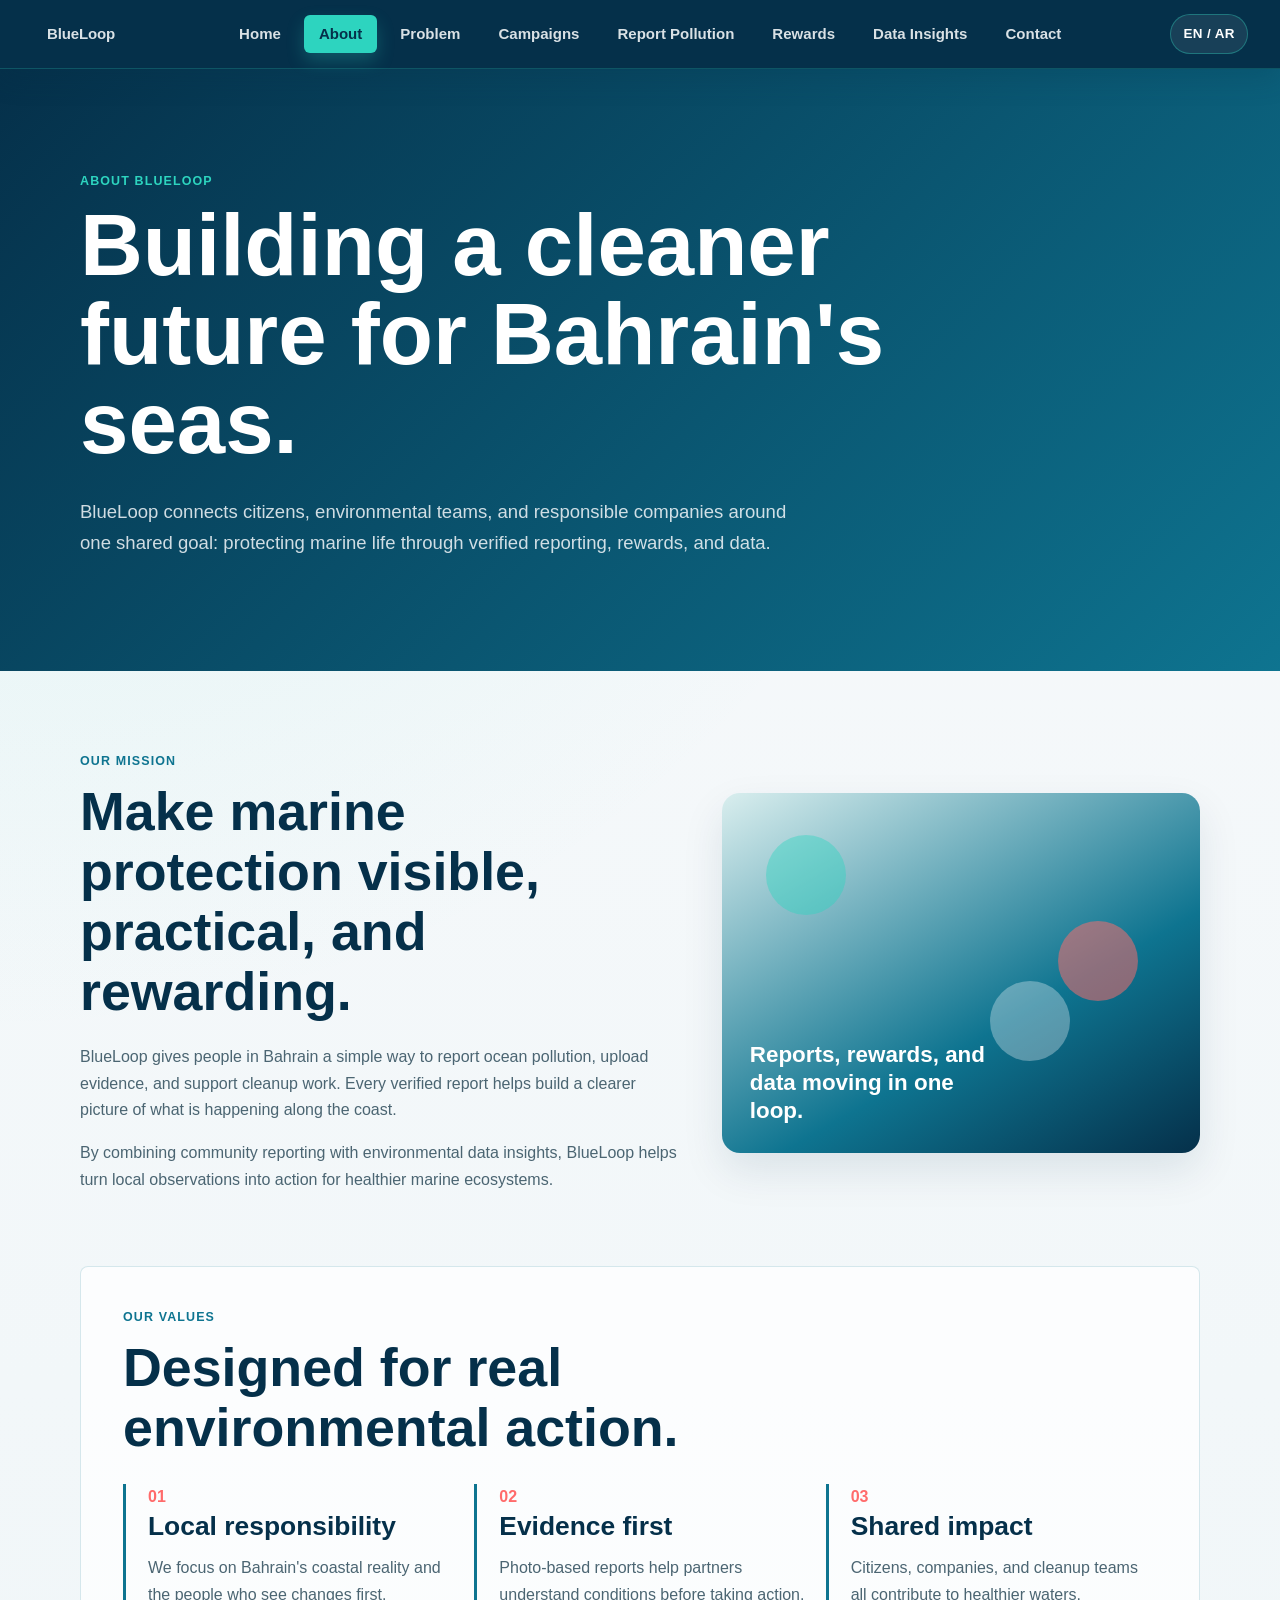
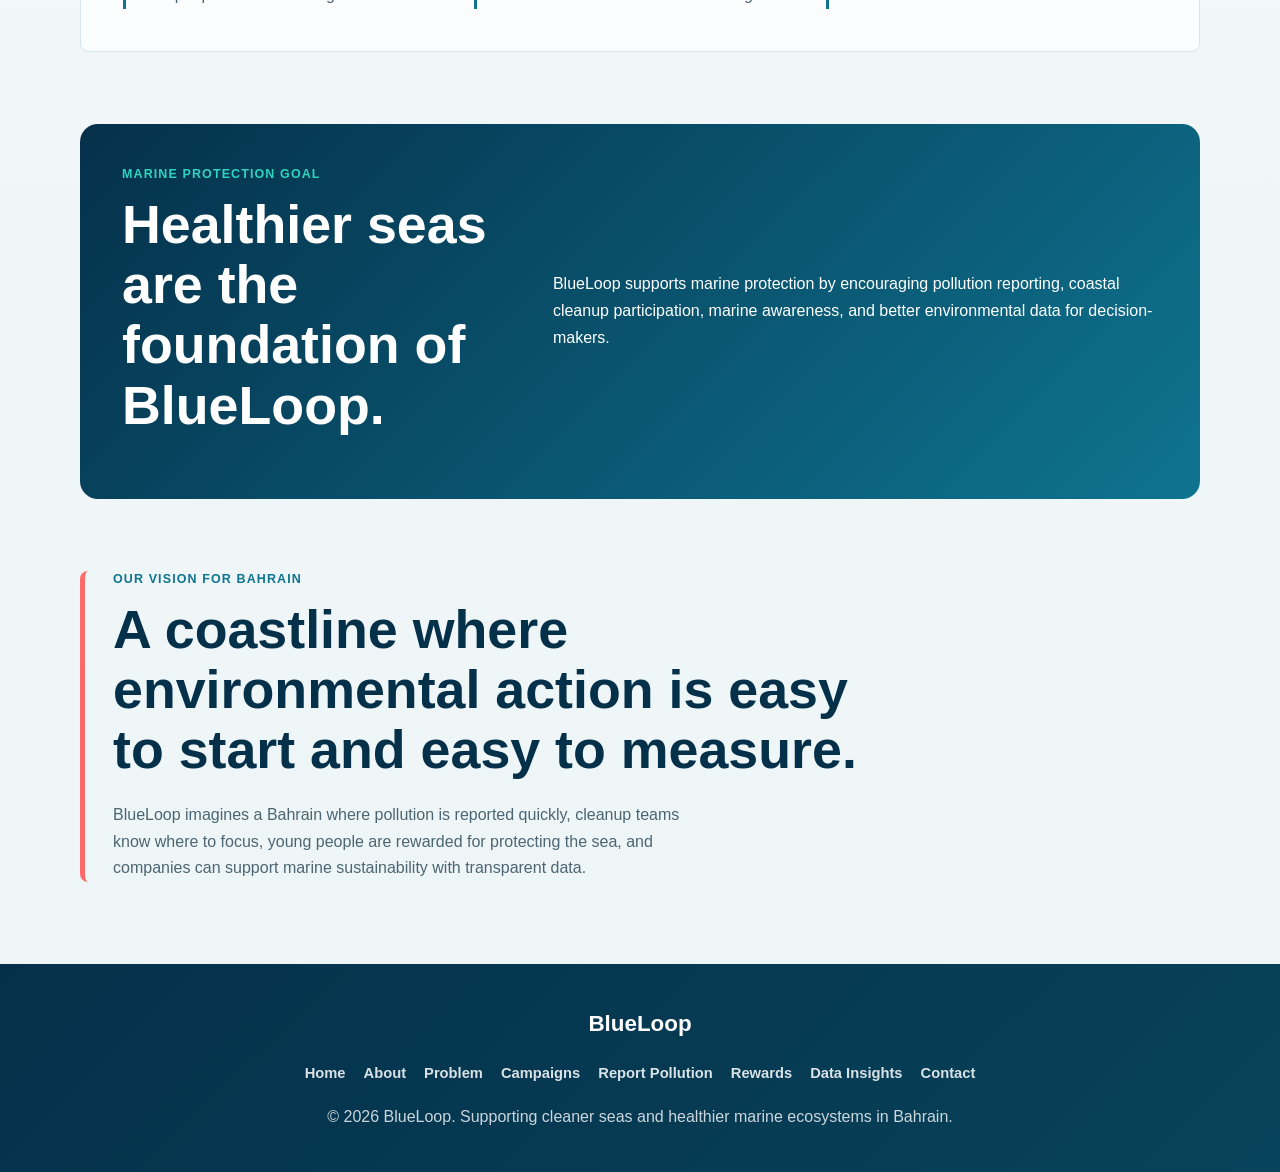
<file: about.html>
<!DOCTYPE html>
<html lang="en">
<head>
  <!-- Page metadata and shared stylesheet link. -->
  <meta charset="UTF-8">
  <meta name="viewport" content="width=device-width, initial-scale=1.0">
  <title>About BlueLoop | Bahrain Marine Life Platform</title>
  <link rel="stylesheet" href="style.css">
</head>
<body class="inner-page about-page">
  <!-- Site header with brand identity and main navigation. -->
  <header class="site-header">
    <!-- Navigation links connect all pages in the BlueLoop website. -->
    <nav aria-label="Primary navigation">
      <a class="brand" href="index.html">BlueLoop</a>
      <ul>
        <li><a href="index.html">Home</a></li>
        <li><a class="active" href="about.html">About</a></li>
        <li><a href="problem.html">Problem</a></li>
        <li><a href="campaigns.html">Campaigns</a></li>
        <li><a href="report.html">Report Pollution</a></li>
        <li><a href="rewards.html">Rewards</a></li>
        <li><a href="data.html">Data Insights</a></li>
        <li><a href="contact.html">Contact</a></li>
      </ul>
    </nav>
  </header>

  <div class="inner-hero">
    <p class="eyebrow">About BlueLoop</p>
    <h1>Building a cleaner future for Bahrain's seas.</h1>
    <p>BlueLoop connects citizens, environmental teams, and responsible companies around one shared goal: protecting marine life through verified reporting, rewards, and data.</p>
  </div>

  <!-- About page content uses mission, values, SDG, and vision sections. -->
  <main class="inner-main about-layout">
    <section class="about-mission">
      <div>
        <p class="eyebrow">Our mission</p>
        <h2>Make marine protection visible, practical, and rewarding.</h2>
        <p>BlueLoop gives people in Bahrain a simple way to report ocean pollution, upload evidence, and support cleanup work. Every verified report helps build a clearer picture of what is happening along the coast.</p>
        <p>By combining community reporting with environmental data insights, BlueLoop helps turn local observations into action for healthier marine ecosystems.</p>
      </div>
      <div class="mission-visual" aria-label="BlueLoop mission visual placeholder">
        <span class="visual-dot visual-dot-one"></span>
        <span class="visual-dot visual-dot-two"></span>
        <span class="visual-dot visual-dot-three"></span>
        <strong>Reports, rewards, and data moving in one loop.</strong>
      </div>
    </section>

    <section class="values-section">
      <p class="eyebrow">Our values</p>
      <h2>Designed for real environmental action.</h2>
      <div class="value-blocks">
        <article>
          <span>01</span>
          <h3>Local responsibility</h3>
          <p>We focus on Bahrain's coastal reality and the people who see changes first.</p>
        </article>
        <article>
          <span>02</span>
          <h3>Evidence first</h3>
          <p>Photo-based reports help partners understand conditions before taking action.</p>
        </article>
        <article>
          <span>03</span>
          <h3>Shared impact</h3>
          <p>Citizens, companies, and cleanup teams all contribute to healthier waters.</p>
        </article>
      </div>
    </section>

    <section class="sdg-banner">
      <div>
        <p class="eyebrow">Marine protection goal</p>
        <h2>Healthier seas are the foundation of BlueLoop.</h2>
      </div>
      <p>BlueLoop supports marine protection by encouraging pollution reporting, coastal cleanup participation, marine awareness, and better environmental data for decision-makers.</p>
    </section>

    <section class="vision-section">
      <p class="eyebrow">Our vision for Bahrain</p>
      <h2>A coastline where environmental action is easy to start and easy to measure.</h2>
      <p>BlueLoop imagines a Bahrain where pollution is reported quickly, cleanup teams know where to focus, young people are rewarded for protecting the sea, and companies can support marine sustainability with transparent data.</p>
    </section>
  </main>

  <!-- Footer with copyright and page-specific closing message. -->
  <footer class="site-footer">
    <div class="footer-inner">
      <a class="footer-brand" href="index.html">BlueLoop</a>
      <nav class="footer-nav" aria-label="Footer navigation">
        <a href="index.html">Home</a>
        <a href="about.html">About</a>
        <a href="problem.html">Problem</a>
        <a href="campaigns.html">Campaigns</a>
        <a href="report.html">Report Pollution</a>
        <a href="rewards.html">Rewards</a>
        <a href="data.html">Data Insights</a>
        <a href="contact.html">Contact</a>
      </nav>
      <p>&copy; 2026 BlueLoop. Supporting cleaner seas and healthier marine ecosystems in Bahrain.</p>
    </div>
  </footer>
  <script src="script.js"></script>
</body>
</html>
</file>
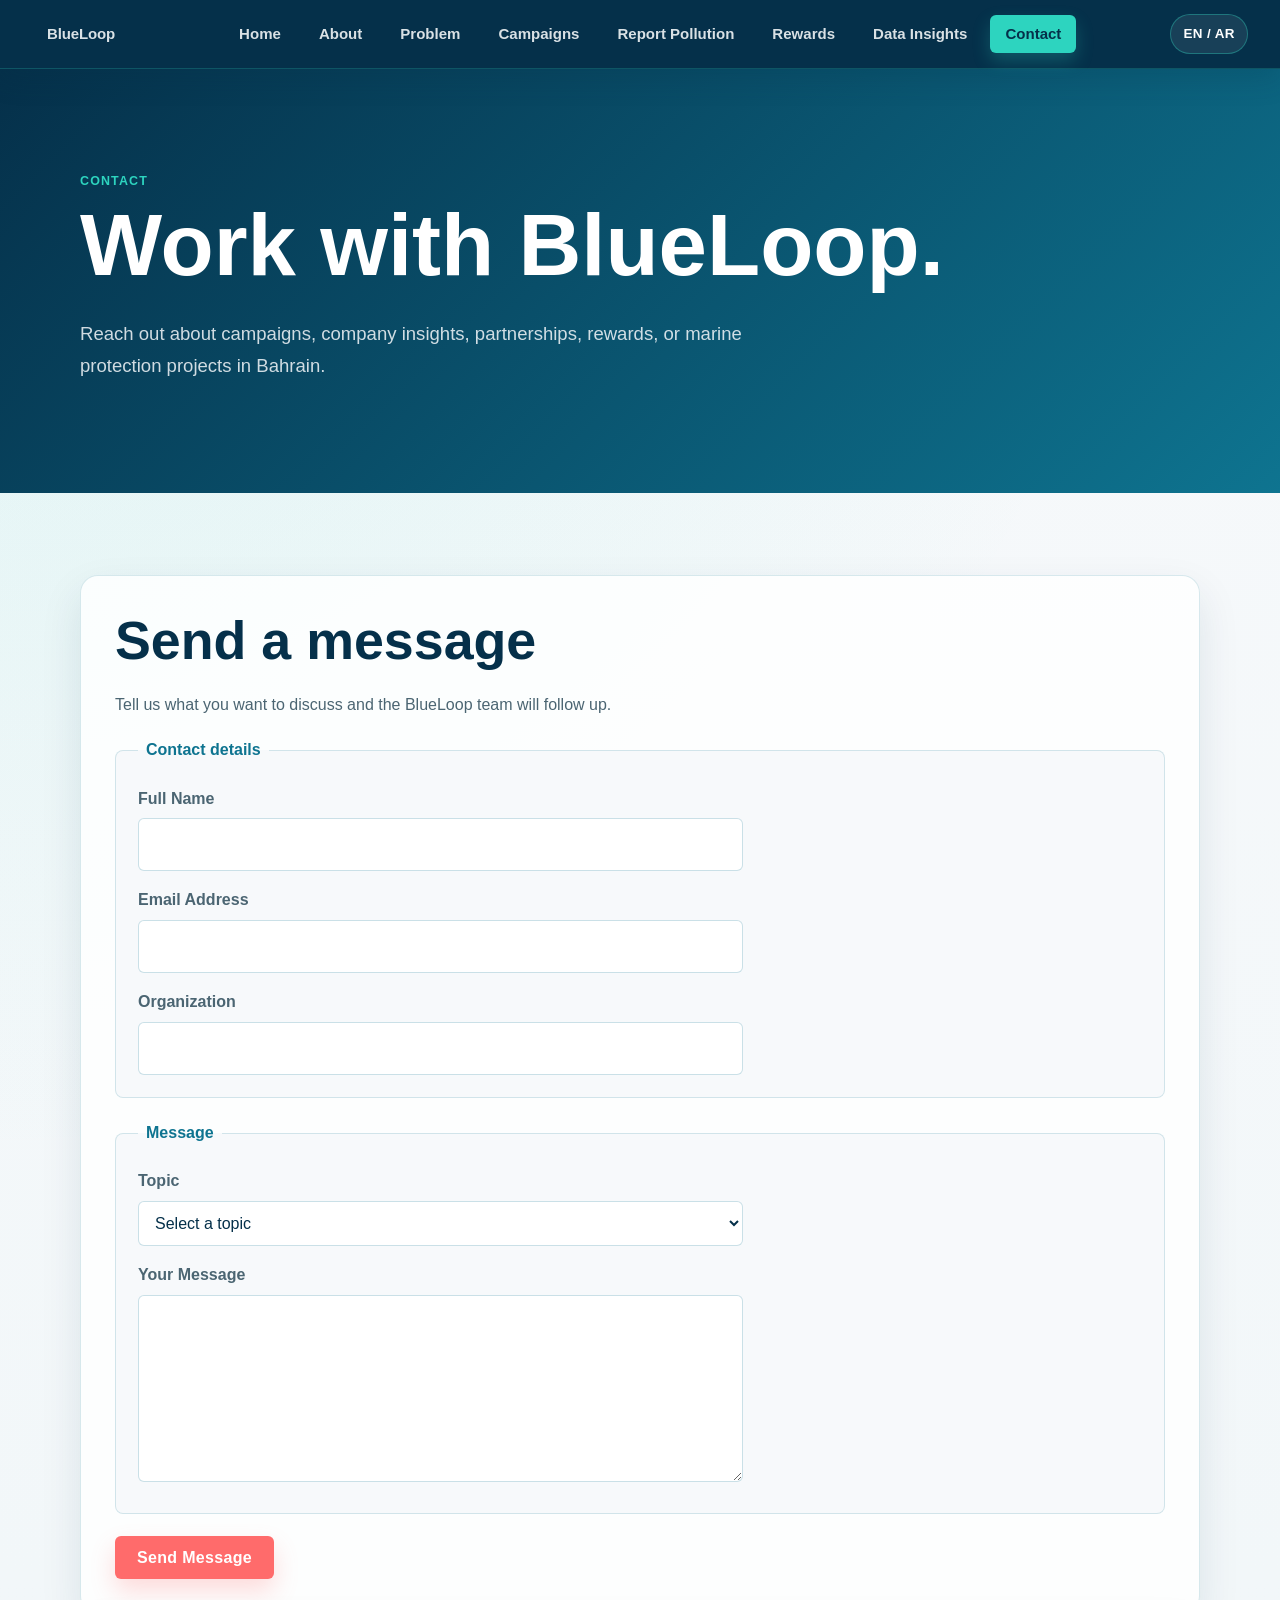
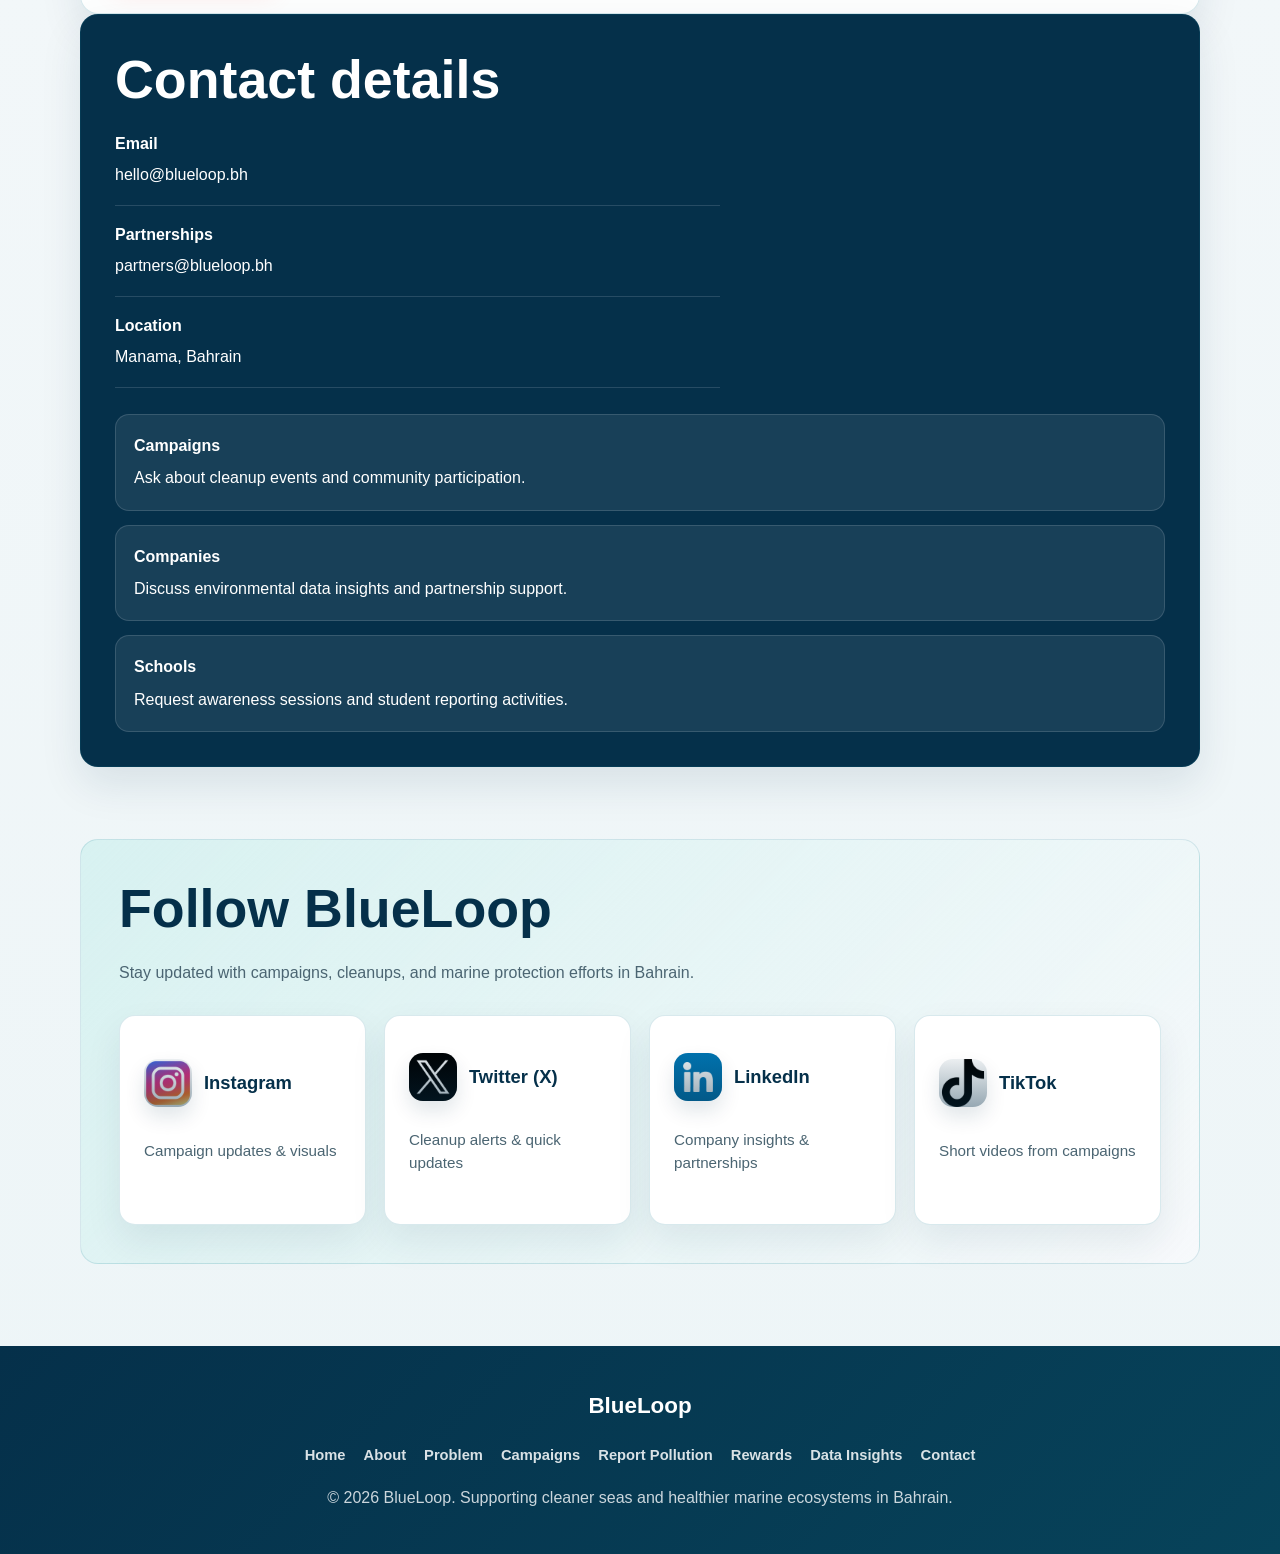
<file: contact.html>
<!DOCTYPE html>
<html lang="en">
<head>
  <!-- Page metadata and shared stylesheet link. -->
  <meta charset="UTF-8">
  <meta name="viewport" content="width=device-width, initial-scale=1.0">
  <title>Contact | BlueLoop</title>
  <link rel="stylesheet" href="style.css">
</head>
<body class="inner-page contact-page">
  <!-- Site header with brand identity and main navigation. -->
  <header class="site-header">
    <!-- Navigation links connect all pages in the BlueLoop website. -->
    <nav aria-label="Primary navigation">
      <a class="brand" href="index.html">BlueLoop</a>
      <ul>
        <li><a href="index.html">Home</a></li>
        <li><a href="about.html">About</a></li>
        <li><a href="problem.html">Problem</a></li>
        <li><a href="campaigns.html">Campaigns</a></li>
        <li><a href="report.html">Report Pollution</a></li>
        <li><a href="rewards.html">Rewards</a></li>
        <li><a href="data.html">Data Insights</a></li>
        <li><a class="active" href="contact.html">Contact</a></li>
      </ul>
    </nav>
  </header>

  <div class="inner-hero compact-hero">
    <p class="eyebrow">Contact</p>
    <h1>Work with BlueLoop.</h1>
    <p>Reach out about campaigns, company insights, partnerships, rewards, or marine protection projects in Bahrain.</p>
  </div>

  <!-- Contact page content uses split form/details, contact cards, and links. -->
  <main class="inner-main contact-layout">
    <section class="contact-split">
      <div class="form-panel">
        <h2>Send a message</h2>
        <p>Tell us what you want to discuss and the BlueLoop team will follow up.</p>

        <!-- Form fields allow visitors to send questions or partnership messages. -->
        <form action="#" method="post">
          <fieldset>
            <legend>Contact details</legend>
            <p>
              <label for="name">Full Name</label><br>
              <input type="text" id="name" name="name" required>
            </p>
            <p>
              <label for="email">Email Address</label><br>
              <input type="email" id="email" name="email" required>
            </p>
            <p>
              <label for="organization">Organization</label><br>
              <input type="text" id="organization" name="organization">
            </p>
          </fieldset>

          <fieldset>
            <legend>Message</legend>
            <p>
              <label for="topic">Topic</label><br>
              <select id="topic" name="topic" required>
                <option value="">Select a topic</option>
                <option value="campaigns">Campaigns</option>
                <option value="partnerships">Partnerships</option>
                <option value="data-insights">Data insights</option>
                <option value="rewards">Rewards</option>
                <option value="general">General question</option>
              </select>
            </p>
            <p>
              <label for="message">Your Message</label><br>
              <textarea id="message" name="message" rows="6" required></textarea>
            </p>
          </fieldset>

          <p>
            <button type="submit">Send Message</button>
          </p>
        </form>
      </div>

      <aside class="contact-details">
        <h2>Contact details</h2>
        <p><strong>Email</strong><span>hello@blueloop.bh</span></p>
        <p><strong>Partnerships</strong><span>partners@blueloop.bh</span></p>
        <p><strong>Location</strong><span>Manama, Bahrain</span></p>
        <div class="contact-info-cards" aria-label="BlueLoop contact information">
          <article>
            <strong>Campaigns</strong>
            <span>Ask about cleanup events and community participation.</span>
          </article>
          <article>
            <strong>Companies</strong>
            <span>Discuss environmental data insights and partnership support.</span>
          </article>
          <article>
            <strong>Schools</strong>
            <span>Request awareness sessions and student reporting activities.</span>
          </article>
        </div>
      </aside>
    </section>

    <section class="social-links-section">
      <div class="social-section-heading">
        <h2>Follow BlueLoop</h2>
        <p>Stay updated with campaigns, cleanups, and marine protection efforts in Bahrain.</p>
      </div>
      <div class="social-card-grid">
        <a class="social-card" href="https://www.instagram.com/blueloop.bh?igsh=MXR0YXRhdjY0czZkcg==" target="_blank" rel="noopener noreferrer">
          <div class="social-platform">
            <span class="social-cover"><img src="Instagram2.png" alt="Instagram"></span>
            <strong>Instagram</strong>
          </div>
          <p>Campaign updates & visuals</p>
        </a>
        <a class="social-card" href="#" target="_blank" rel="noopener noreferrer">
          <div class="social-platform">
            <span class="social-cover"><img src="twitter.png" alt=""></span>
            <strong>Twitter (X)</strong>
          </div>
          <p>Cleanup alerts & quick updates</p>
        </a>
        <a class="social-card" href="#" target="_blank" rel="noopener noreferrer">
          <div class="social-platform">
            <span class="social-cover"><img src="linkedin.png" alt=""></span>
            <strong>LinkedIn</strong>
          </div>
          <p>Company insights & partnerships</p>
        </a>
        <a class="social-card" href="#" target="_blank" rel="noopener noreferrer">
          <div class="social-platform">
            <span class="social-cover"><img src="tik-tok.png" alt=""></span>
            <strong>TikTok</strong>
          </div>
          <p>Short videos from campaigns</p>
        </a>
      </div>
    </section>
  </main>

  <!-- Footer with copyright and page-specific closing message. -->
  <footer class="site-footer">
    <div class="footer-inner">
      <a class="footer-brand" href="index.html">BlueLoop</a>
      <nav class="footer-nav" aria-label="Footer navigation">
        <a href="index.html">Home</a>
        <a href="about.html">About</a>
        <a href="problem.html">Problem</a>
        <a href="campaigns.html">Campaigns</a>
        <a href="report.html">Report Pollution</a>
        <a href="rewards.html">Rewards</a>
        <a href="data.html">Data Insights</a>
        <a href="contact.html">Contact</a>
      </nav>
      <p>&copy; 2026 BlueLoop. Supporting cleaner seas and healthier marine ecosystems in Bahrain.</p>
    </div>
  </footer>
  <script src="script.js"></script>
</body>
</html>
</file>
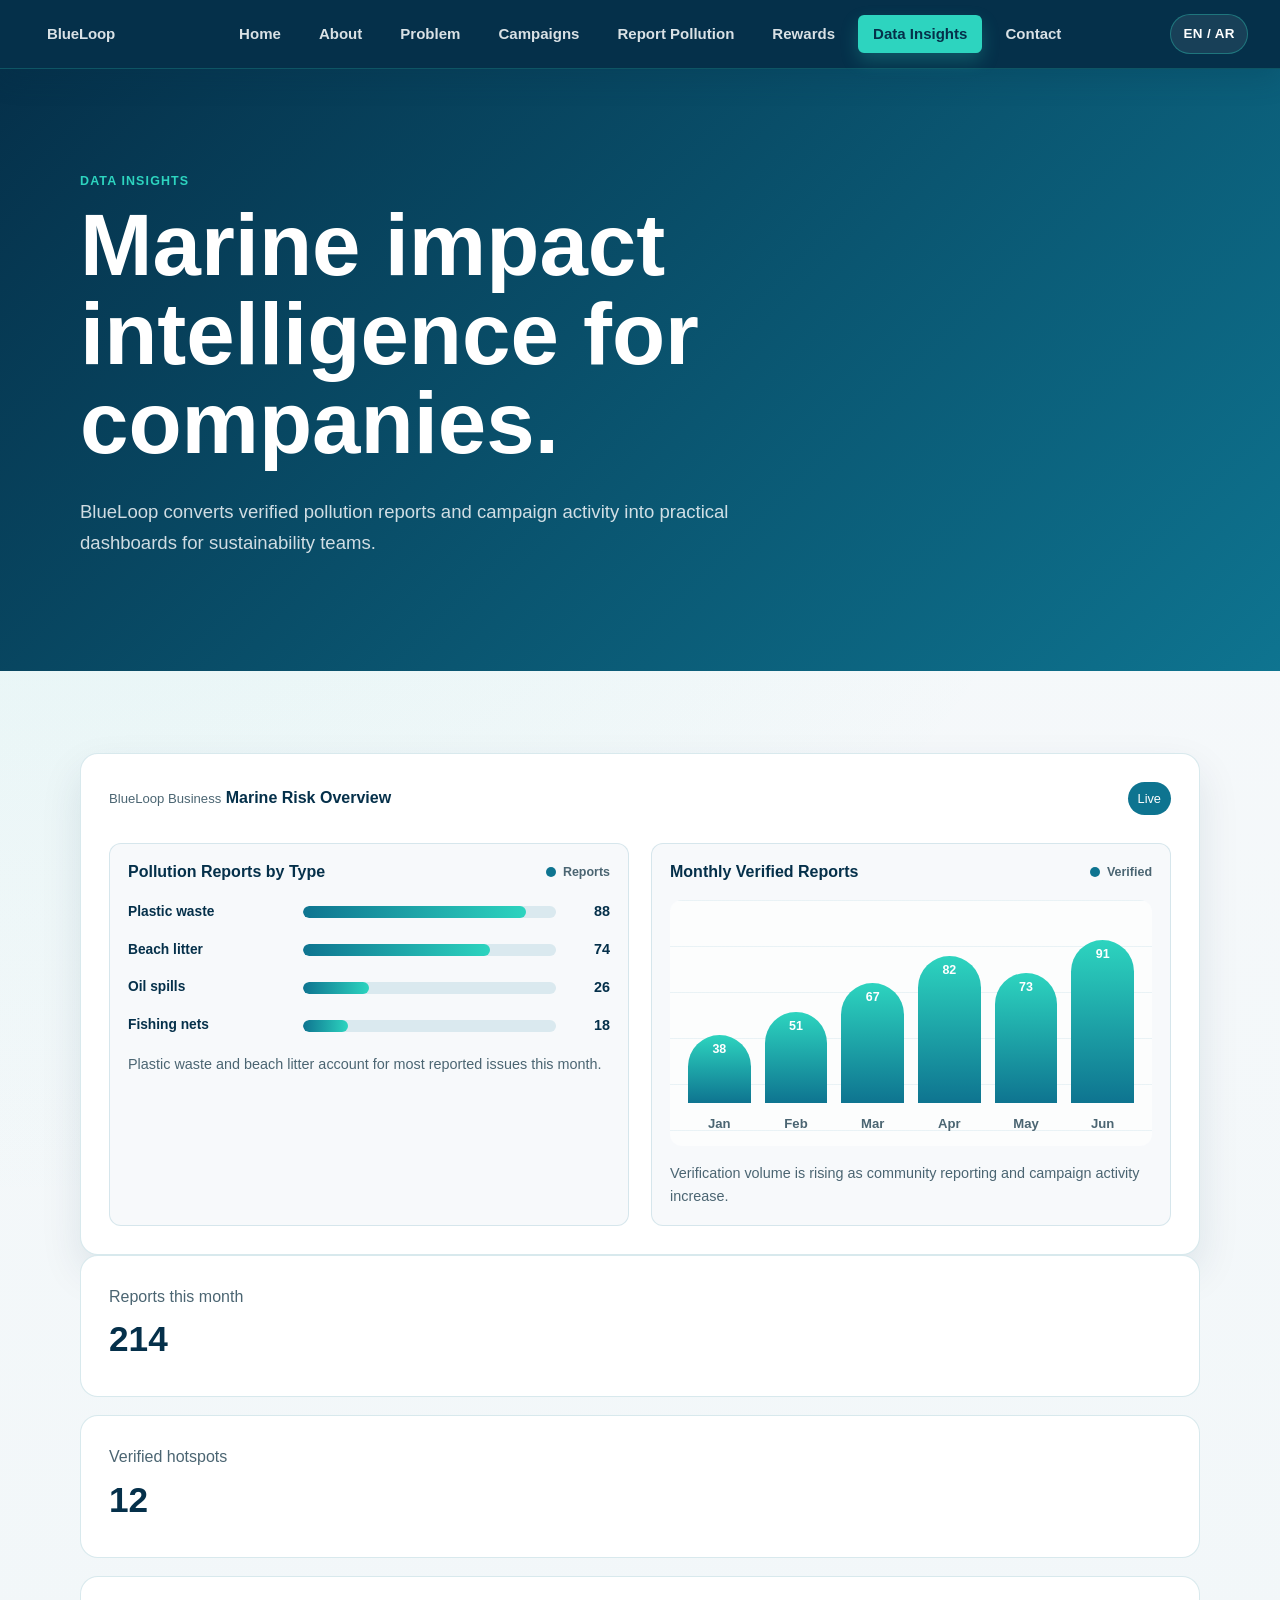
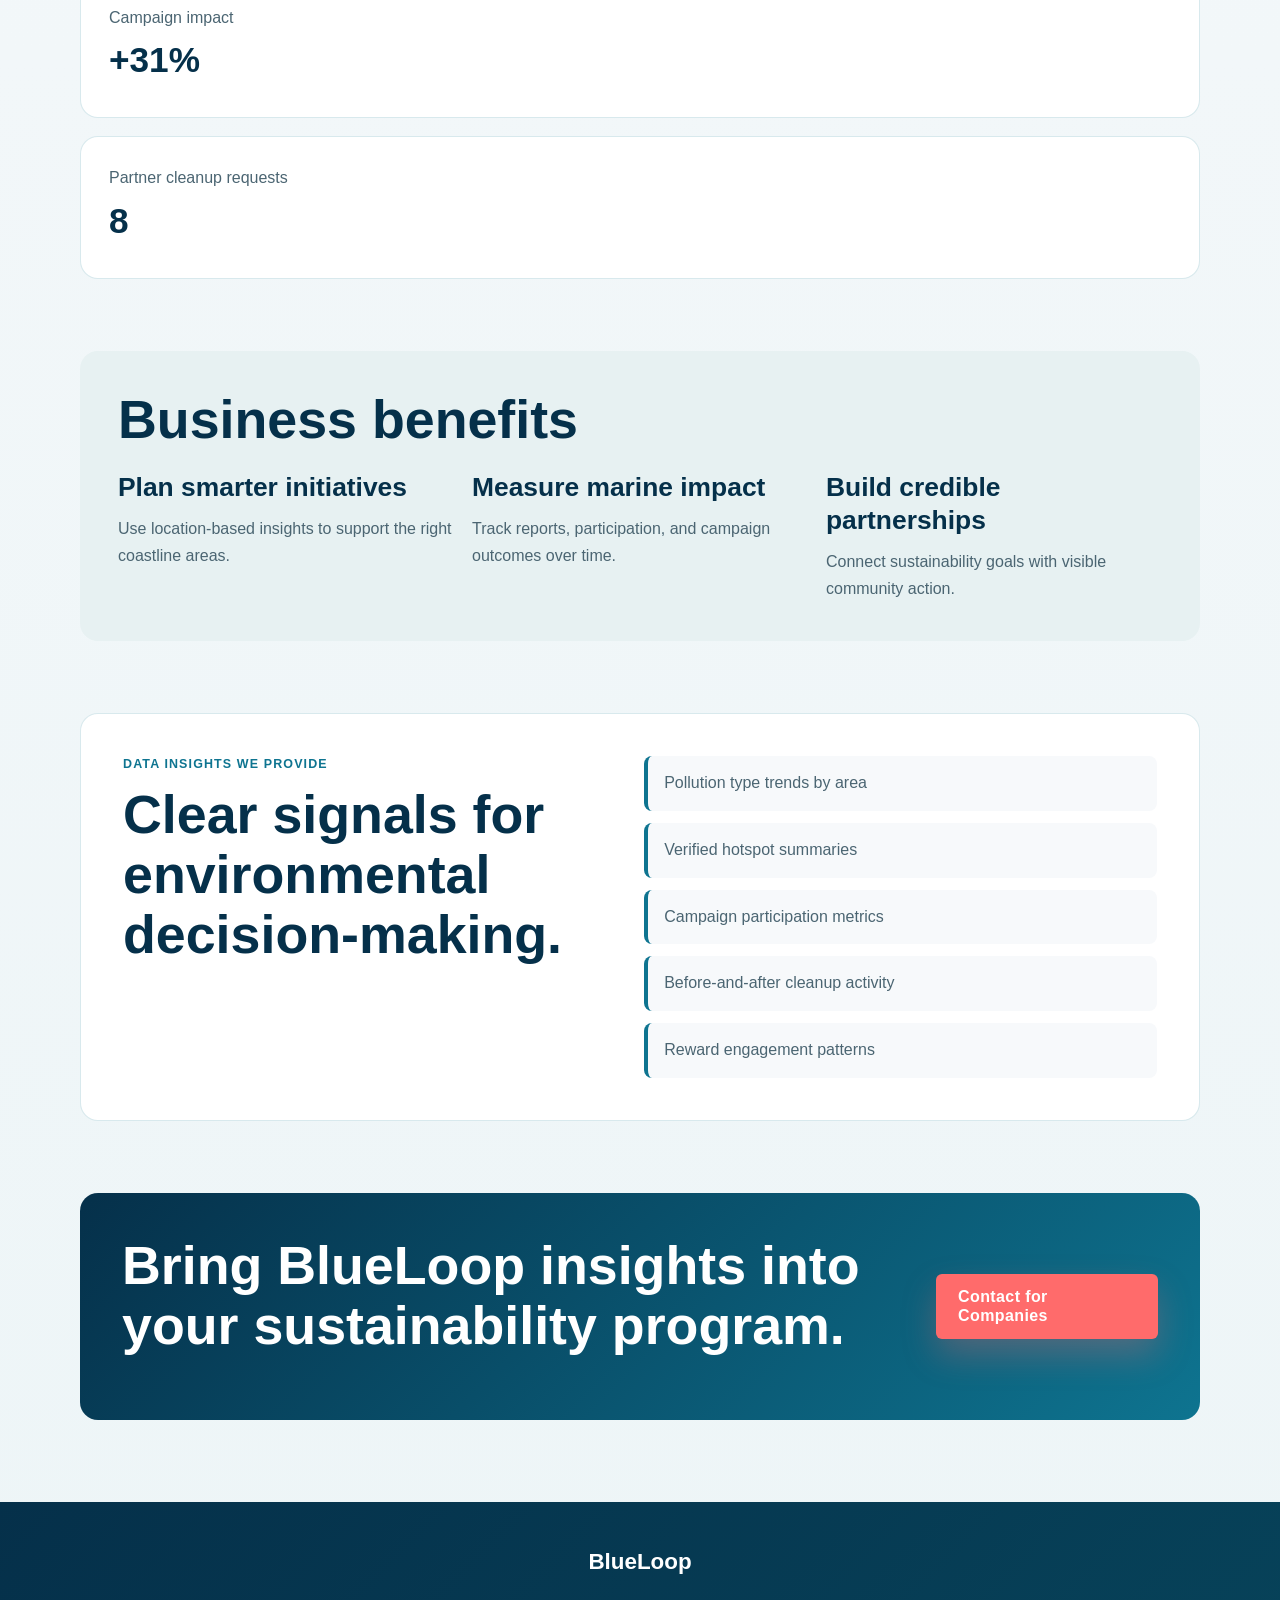
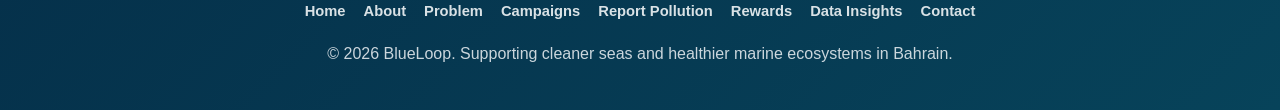
<file: data.html>
<!DOCTYPE html>
<html lang="en">
<head>
  <!-- Page metadata and shared stylesheet link. -->
  <meta charset="UTF-8">
  <meta name="viewport" content="width=device-width, initial-scale=1.0">
  <title>Data Insights | BlueLoop</title>
  <link rel="stylesheet" href="style.css">
</head>
<body class="inner-page data-page">
  <!-- Site header with brand identity and main navigation. -->
  <header class="site-header">
    <!-- Navigation links connect all pages in the BlueLoop website. -->
    <nav aria-label="Primary navigation">
      <a class="brand" href="index.html">BlueLoop</a>
      <ul>
        <li><a href="index.html">Home</a></li>
        <li><a href="about.html">About</a></li>
        <li><a href="problem.html">Problem</a></li>
        <li><a href="campaigns.html">Campaigns</a></li>
        <li><a href="report.html">Report Pollution</a></li>
        <li><a href="rewards.html">Rewards</a></li>
        <li><a class="active" href="data.html">Data Insights</a></li>
        <li><a href="contact.html">Contact</a></li>
      </ul>
    </nav>
  </header>

  <div class="inner-hero data-hero">
    <p class="eyebrow">Data insights</p>
    <h1>Marine impact intelligence for companies.</h1>
    <p>BlueLoop converts verified pollution reports and campaign activity into practical dashboards for sustainability teams.</p>
  </div>

  <!-- Data page content uses SaaS dashboard previews, benefits, insight types, and company CTA. -->
  <main class="inner-main data-layout">
    <section class="business-dashboard">
      <div class="dashboard-main-card">
        <div class="dashboard-header">
          <div>
            <span class="small-label">BlueLoop Business</span>
            <strong>Marine Risk Overview</strong>
          </div>
          <span class="status-pill">Live</span>
        </div>
        <div class="dashboard-chart-grid">
          <div class="chart-card">
            <div class="chart-heading">
              <h3>Pollution Reports by Type</h3>
              <span class="chart-legend"><span></span> Reports</span>
            </div>
            <div class="labeled-bar-chart">
              <div class="chart-row">
                <span class="chart-label">Plastic waste</span>
                <div class="bar-track"><span style="width: 88%"></span></div>
                <strong>88</strong>
              </div>
              <div class="chart-row">
                <span class="chart-label">Beach litter</span>
                <div class="bar-track"><span style="width: 74%"></span></div>
                <strong>74</strong>
              </div>
              <div class="chart-row">
                <span class="chart-label">Oil spills</span>
                <div class="bar-track"><span style="width: 26%"></span></div>
                <strong>26</strong>
              </div>
              <div class="chart-row">
                <span class="chart-label">Fishing nets</span>
                <div class="bar-track"><span style="width: 18%"></span></div>
                <strong>18</strong>
              </div>
            </div>
            <p class="chart-caption">Plastic waste and beach litter account for most reported issues this month.</p>
          </div>

          <div class="chart-card">
            <div class="chart-heading">
              <h3>Monthly Verified Reports</h3>
              <span class="chart-legend"><span></span> Verified</span>
            </div>
            <div class="vertical-bar-chart">
              <div class="vertical-bar-item"><div class="vertical-bar" style="height: 38%"><strong>38</strong></div><span>Jan</span></div>
              <div class="vertical-bar-item"><div class="vertical-bar" style="height: 51%"><strong>51</strong></div><span>Feb</span></div>
              <div class="vertical-bar-item"><div class="vertical-bar" style="height: 67%"><strong>67</strong></div><span>Mar</span></div>
              <div class="vertical-bar-item"><div class="vertical-bar" style="height: 82%"><strong>82</strong></div><span>Apr</span></div>
              <div class="vertical-bar-item"><div class="vertical-bar" style="height: 73%"><strong>73</strong></div><span>May</span></div>
              <div class="vertical-bar-item"><div class="vertical-bar" style="height: 91%"><strong>91</strong></div><span>Jun</span></div>
            </div>
            <p class="chart-caption">Verification volume is rising as community reporting and campaign activity increase.</p>
          </div>
        </div>
      </div>
      <div class="dashboard-side-cards">
        <article><span>Reports this month</span><strong>214</strong></article>
        <article><span>Verified hotspots</span><strong>12</strong></article>
        <article><span>Campaign impact</span><strong>+31%</strong></article>
        <article><span>Partner cleanup requests</span><strong>8</strong></article>
      </div>
    </section>

    <section class="business-benefits">
      <h2>Business benefits</h2>
      <div>
        <article>
          <h3>Plan smarter initiatives</h3>
          <p>Use location-based insights to support the right coastline areas.</p>
        </article>
        <article>
          <h3>Measure marine impact</h3>
          <p>Track reports, participation, and campaign outcomes over time.</p>
        </article>
        <article>
          <h3>Build credible partnerships</h3>
          <p>Connect sustainability goals with visible community action.</p>
        </article>
      </div>
    </section>

    <section class="insight-types">
      <div>
        <p class="eyebrow">Data insights we provide</p>
        <h2>Clear signals for environmental decision-making.</h2>
      </div>
      <ul>
        <li>Pollution type trends by area</li>
        <li>Verified hotspot summaries</li>
        <li>Campaign participation metrics</li>
        <li>Before-and-after cleanup activity</li>
        <li>Reward engagement patterns</li>
      </ul>
    </section>

    <section class="company-cta">
      <h2>Bring BlueLoop insights into your sustainability program.</h2>
      <a class="button button-primary" href="contact.html">Contact for Companies</a>
    </section>
  </main>

  <!-- Footer with copyright and page-specific closing message. -->
  <footer class="site-footer">
    <div class="footer-inner">
      <a class="footer-brand" href="index.html">BlueLoop</a>
      <nav class="footer-nav" aria-label="Footer navigation">
        <a href="index.html">Home</a>
        <a href="about.html">About</a>
        <a href="problem.html">Problem</a>
        <a href="campaigns.html">Campaigns</a>
        <a href="report.html">Report Pollution</a>
        <a href="rewards.html">Rewards</a>
        <a href="data.html">Data Insights</a>
        <a href="contact.html">Contact</a>
      </nav>
      <p>&copy; 2026 BlueLoop. Supporting cleaner seas and healthier marine ecosystems in Bahrain.</p>
    </div>
  </footer>
  <script src="script.js"></script>
</body>
</html>
</file>
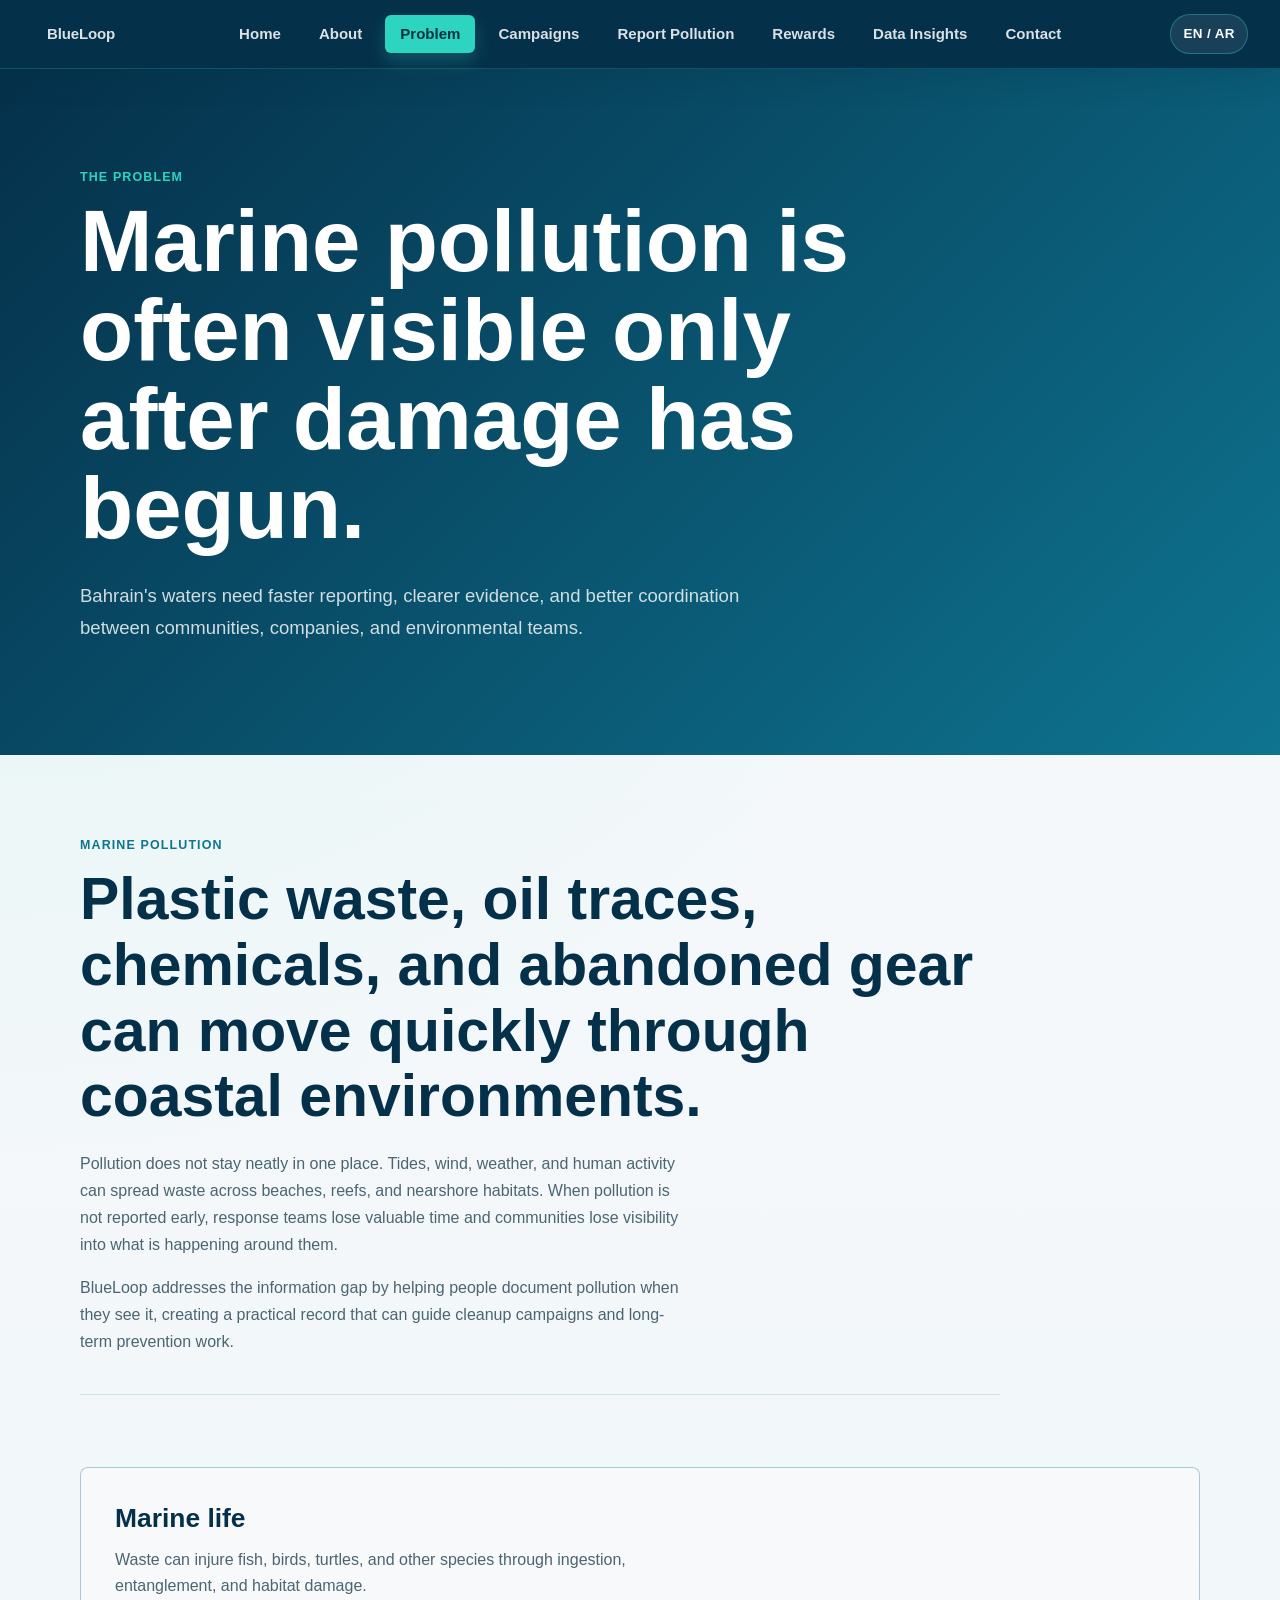
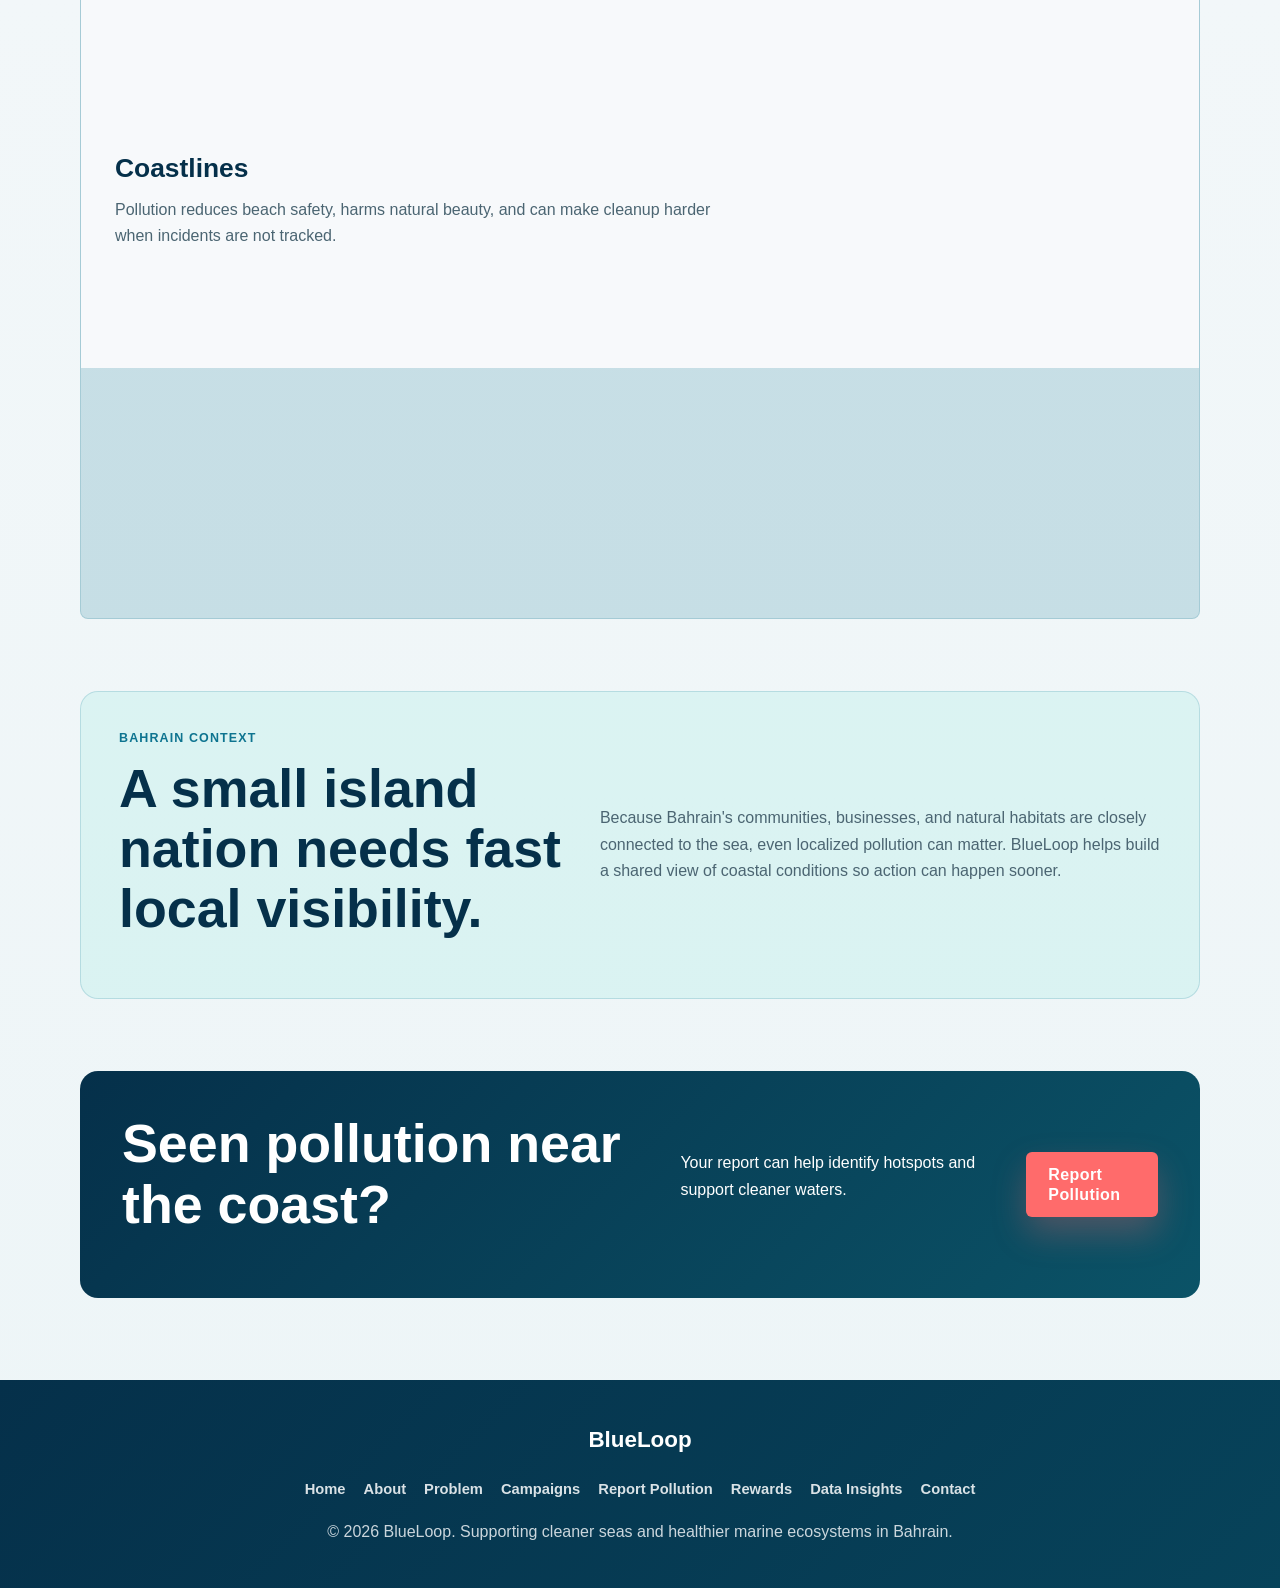
<file: problem.html>
<!DOCTYPE html>
<html lang="en">
<head>
  <!-- Page metadata and shared stylesheet link. -->
  <meta charset="UTF-8">
  <meta name="viewport" content="width=device-width, initial-scale=1.0">
  <title>The Problem | BlueLoop</title>
  <link rel="stylesheet" href="style.css">
</head>
<body class="inner-page problem-page">
  <!-- Site header with brand identity and main navigation. -->
  <header class="site-header">
    <!-- Navigation links connect all pages in the BlueLoop website. -->
    <nav aria-label="Primary navigation">
      <a class="brand" href="index.html">BlueLoop</a>
      <ul>
        <li><a href="index.html">Home</a></li>
        <li><a href="about.html">About</a></li>
        <li><a class="active" href="problem.html">Problem</a></li>
        <li><a href="campaigns.html">Campaigns</a></li>
        <li><a href="report.html">Report Pollution</a></li>
        <li><a href="rewards.html">Rewards</a></li>
        <li><a href="data.html">Data Insights</a></li>
        <li><a href="contact.html">Contact</a></li>
      </ul>
    </nav>
  </header>

  <div class="inner-hero editorial-hero">
    <p class="eyebrow">The problem</p>
    <h1>Marine pollution is often visible only after damage has begun.</h1>
    <p>Bahrain's waters need faster reporting, clearer evidence, and better coordination between communities, companies, and environmental teams.</p>
  </div>

  <!-- Problem page content uses a serious editorial structure. -->
  <main class="inner-main problem-layout">
    <section class="problem-explainer">
      <p class="eyebrow">Marine pollution</p>
      <h2>Plastic waste, oil traces, chemicals, and abandoned gear can move quickly through coastal environments.</h2>
      <p>Pollution does not stay neatly in one place. Tides, wind, weather, and human activity can spread waste across beaches, reefs, and nearshore habitats. When pollution is not reported early, response teams lose valuable time and communities lose visibility into what is happening around them.</p>
      <p>BlueLoop addresses the information gap by helping people document pollution when they see it, creating a practical record that can guide cleanup campaigns and long-term prevention work.</p>
    </section>

    <section class="impact-areas">
      <article>
        <h3>Marine life</h3>
        <p>Waste can injure fish, birds, turtles, and other species through ingestion, entanglement, and habitat damage.</p>
      </article>
      <article>
        <h3>Coastlines</h3>
        <p>Pollution reduces beach safety, harms natural beauty, and can make cleanup harder when incidents are not tracked.</p>
      </article>
      <article>
        <h3>Community</h3>
        <p>Healthy waters support recreation, fisheries, tourism, education, and Bahrain's strong relationship with the sea.</p>
      </article>
    </section>

    <section class="bahrain-highlight">
      <div>
        <p class="eyebrow">Bahrain context</p>
        <h2>A small island nation needs fast local visibility.</h2>
      </div>
      <p>Because Bahrain's communities, businesses, and natural habitats are closely connected to the sea, even localized pollution can matter. BlueLoop helps build a shared view of coastal conditions so action can happen sooner.</p>
    </section>

    <section class="problem-cta">
      <h2>Seen pollution near the coast?</h2>
      <p>Your report can help identify hotspots and support cleaner waters.</p>
      <a class="button button-primary" href="report.html">Report Pollution</a>
    </section>
  </main>

  <!-- Footer with copyright and page-specific closing message. -->
  <footer class="site-footer">
    <div class="footer-inner">
      <a class="footer-brand" href="index.html">BlueLoop</a>
      <nav class="footer-nav" aria-label="Footer navigation">
        <a href="index.html">Home</a>
        <a href="about.html">About</a>
        <a href="problem.html">Problem</a>
        <a href="campaigns.html">Campaigns</a>
        <a href="report.html">Report Pollution</a>
        <a href="rewards.html">Rewards</a>
        <a href="data.html">Data Insights</a>
        <a href="contact.html">Contact</a>
      </nav>
      <p>&copy; 2026 BlueLoop. Supporting cleaner seas and healthier marine ecosystems in Bahrain.</p>
    </div>
  </footer>
  <script src="script.js"></script>
</body>
</html>
</file>
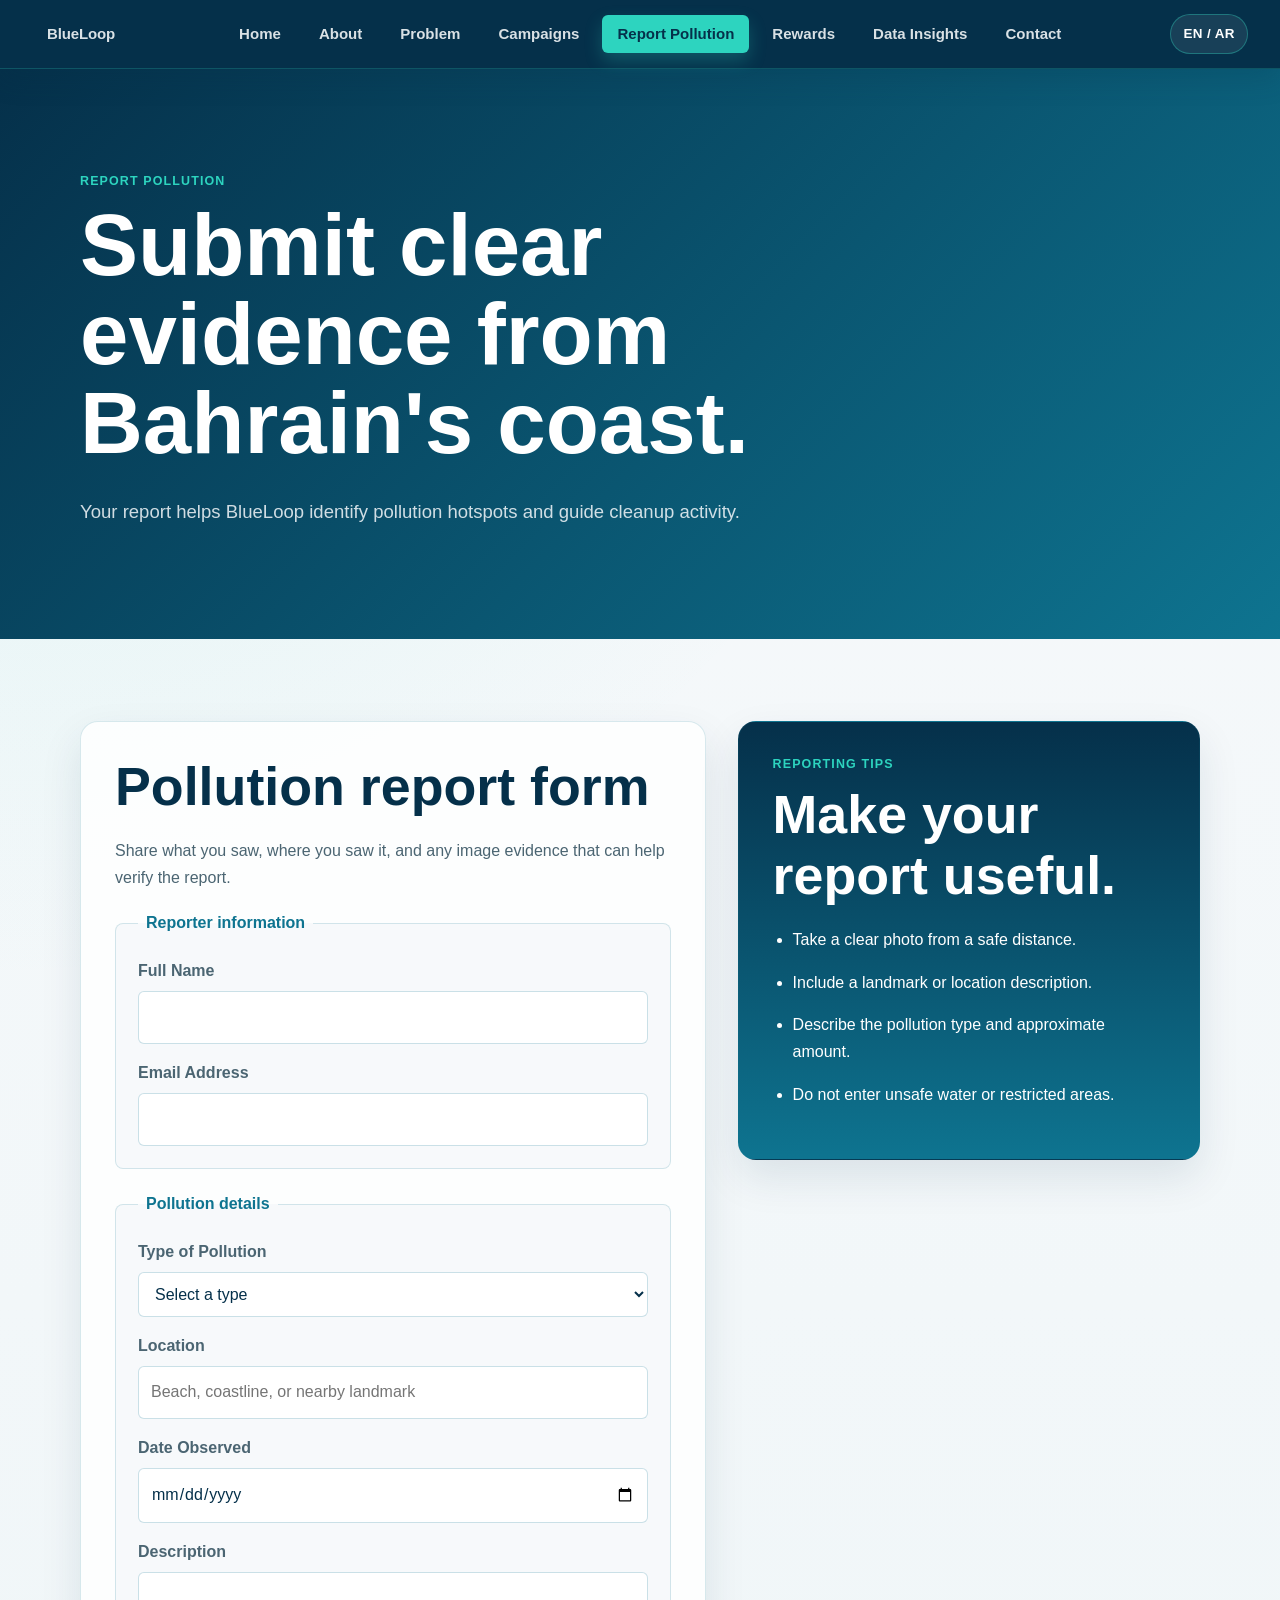
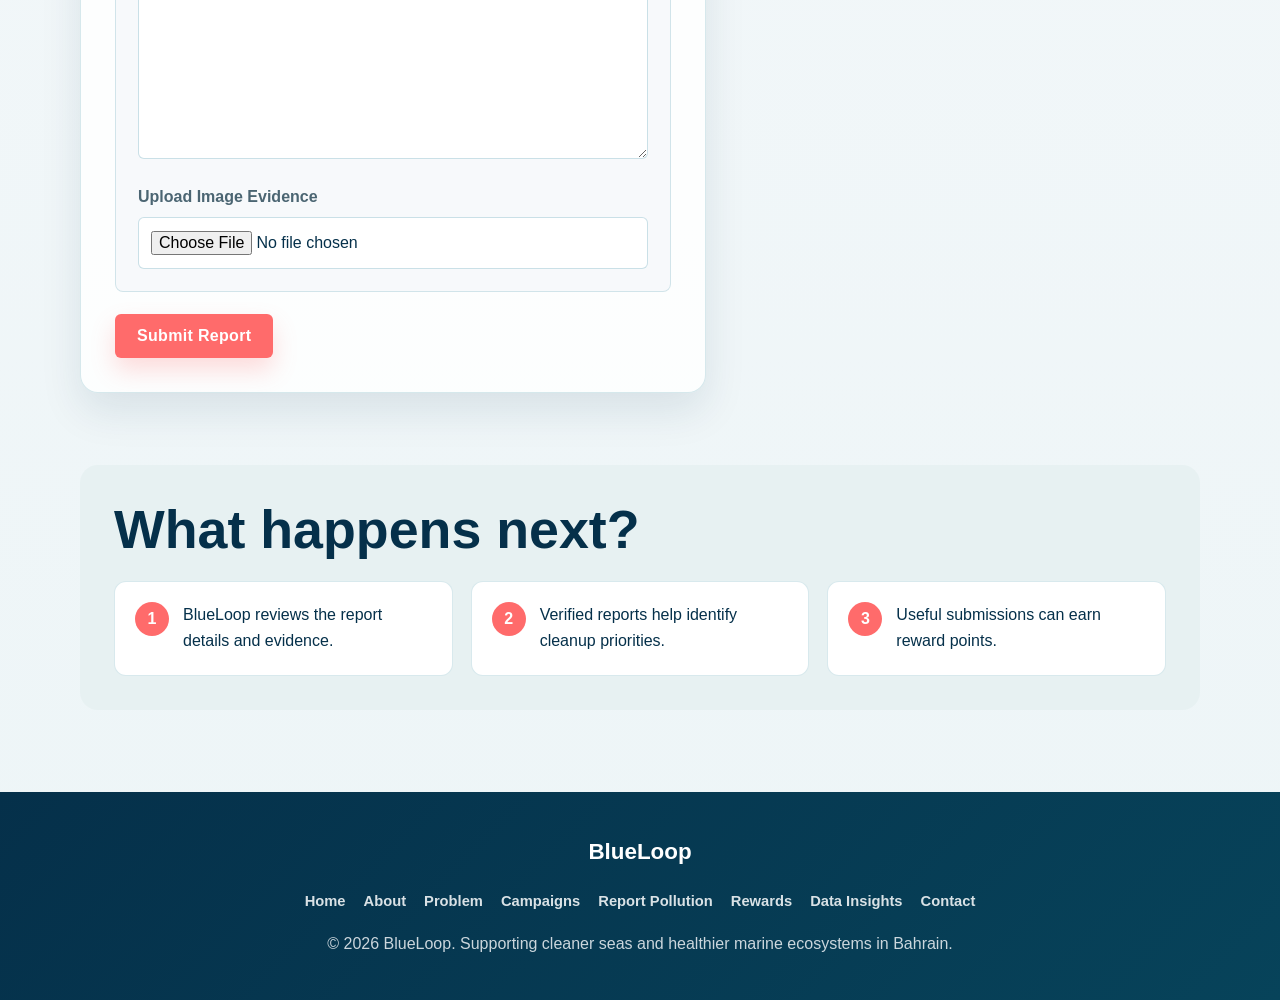
<file: report.html>
<!DOCTYPE html>
<html lang="en">
<head>
  <!-- Page metadata and shared stylesheet link. -->
  <meta charset="UTF-8">
  <meta name="viewport" content="width=device-width, initial-scale=1.0">
  <title>Report Pollution | BlueLoop</title>
  <link rel="stylesheet" href="style.css">
</head>
<body class="inner-page report-page">
  <!-- Site header with brand identity and main navigation. -->
  <header class="site-header">
    <!-- Navigation links connect all pages in the BlueLoop website. -->
    <nav aria-label="Primary navigation">
      <a class="brand" href="index.html">BlueLoop</a>
      <ul>
        <li><a href="index.html">Home</a></li>
        <li><a href="about.html">About</a></li>
        <li><a href="problem.html">Problem</a></li>
        <li><a href="campaigns.html">Campaigns</a></li>
        <li><a class="active" href="report.html">Report Pollution</a></li>
        <li><a href="rewards.html">Rewards</a></li>
        <li><a href="data.html">Data Insights</a></li>
        <li><a href="contact.html">Contact</a></li>
      </ul>
    </nav>
  </header>

  <div class="inner-hero compact-hero">
    <p class="eyebrow">Report pollution</p>
    <h1>Submit clear evidence from Bahrain's coast.</h1>
    <p>Your report helps BlueLoop identify pollution hotspots and guide cleanup activity.</p>
  </div>

  <!-- Report page content uses a form and instruction split layout. -->
  <main class="inner-main report-layout">
    <section class="report-split">
      <div class="form-panel">
        <h2>Pollution report form</h2>
        <p>Share what you saw, where you saw it, and any image evidence that can help verify the report.</p>

        <!-- Form fields allow users to submit pollution observations. -->
        <form action="#" method="post" enctype="multipart/form-data">
          <fieldset>
            <legend>Reporter information</legend>
            <p>
              <label for="reporter-name">Full Name</label><br>
              <input type="text" id="reporter-name" name="reporter-name" required>
            </p>
            <p>
              <label for="reporter-email">Email Address</label><br>
              <input type="email" id="reporter-email" name="reporter-email" required>
            </p>
          </fieldset>

          <fieldset>
            <legend>Pollution details</legend>
            <p>
              <label for="pollution-type">Type of Pollution</label><br>
              <select id="pollution-type" name="pollution-type" required>
                <option value="">Select a type</option>
                <option value="plastic-waste">Plastic waste</option>
                <option value="oil-pollution">Oil pollution</option>
                <option value="fishing-gear">Abandoned fishing gear</option>
                <option value="chemical-waste">Chemical waste</option>
                <option value="other">Other</option>
              </select>
            </p>
            <p>
              <label for="location">Location</label><br>
              <input type="text" id="location" name="location" placeholder="Beach, coastline, or nearby landmark" required>
            </p>
            <p>
              <label for="report-date">Date Observed</label><br>
              <input type="date" id="report-date" name="report-date" required>
            </p>
            <p>
              <label for="description">Description</label><br>
              <textarea id="description" name="description" rows="6" required></textarea>
            </p>
            <p>
              <label for="evidence">Upload Image Evidence</label><br>
              <input type="file" id="evidence" name="evidence" accept="image/*">
            </p>
          </fieldset>

          <p>
            <button type="submit">Submit Report</button>
          </p>
        </form>
      </div>

      <aside class="tips-panel">
        <p class="eyebrow">Reporting tips</p>
        <h2>Make your report useful.</h2>
        <ul>
          <li>Take a clear photo from a safe distance.</li>
          <li>Include a landmark or location description.</li>
          <li>Describe the pollution type and approximate amount.</li>
          <li>Do not enter unsafe water or restricted areas.</li>
        </ul>
      </aside>
    </section>

    <section class="next-steps">
      <h2>What happens next?</h2>
      <div>
        <article><strong>1</strong><span>BlueLoop reviews the report details and evidence.</span></article>
        <article><strong>2</strong><span>Verified reports help identify cleanup priorities.</span></article>
        <article><strong>3</strong><span>Useful submissions can earn reward points.</span></article>
      </div>
    </section>
  </main>

  <!-- Footer with copyright and page-specific closing message. -->
  <footer class="site-footer">
    <div class="footer-inner">
      <a class="footer-brand" href="index.html">BlueLoop</a>
      <nav class="footer-nav" aria-label="Footer navigation">
        <a href="index.html">Home</a>
        <a href="about.html">About</a>
        <a href="problem.html">Problem</a>
        <a href="campaigns.html">Campaigns</a>
        <a href="report.html">Report Pollution</a>
        <a href="rewards.html">Rewards</a>
        <a href="data.html">Data Insights</a>
        <a href="contact.html">Contact</a>
      </nav>
      <p>&copy; 2026 BlueLoop. Supporting cleaner seas and healthier marine ecosystems in Bahrain.</p>
    </div>
  </footer>
  <script src="script.js"></script>
</body>
</html>
</file>
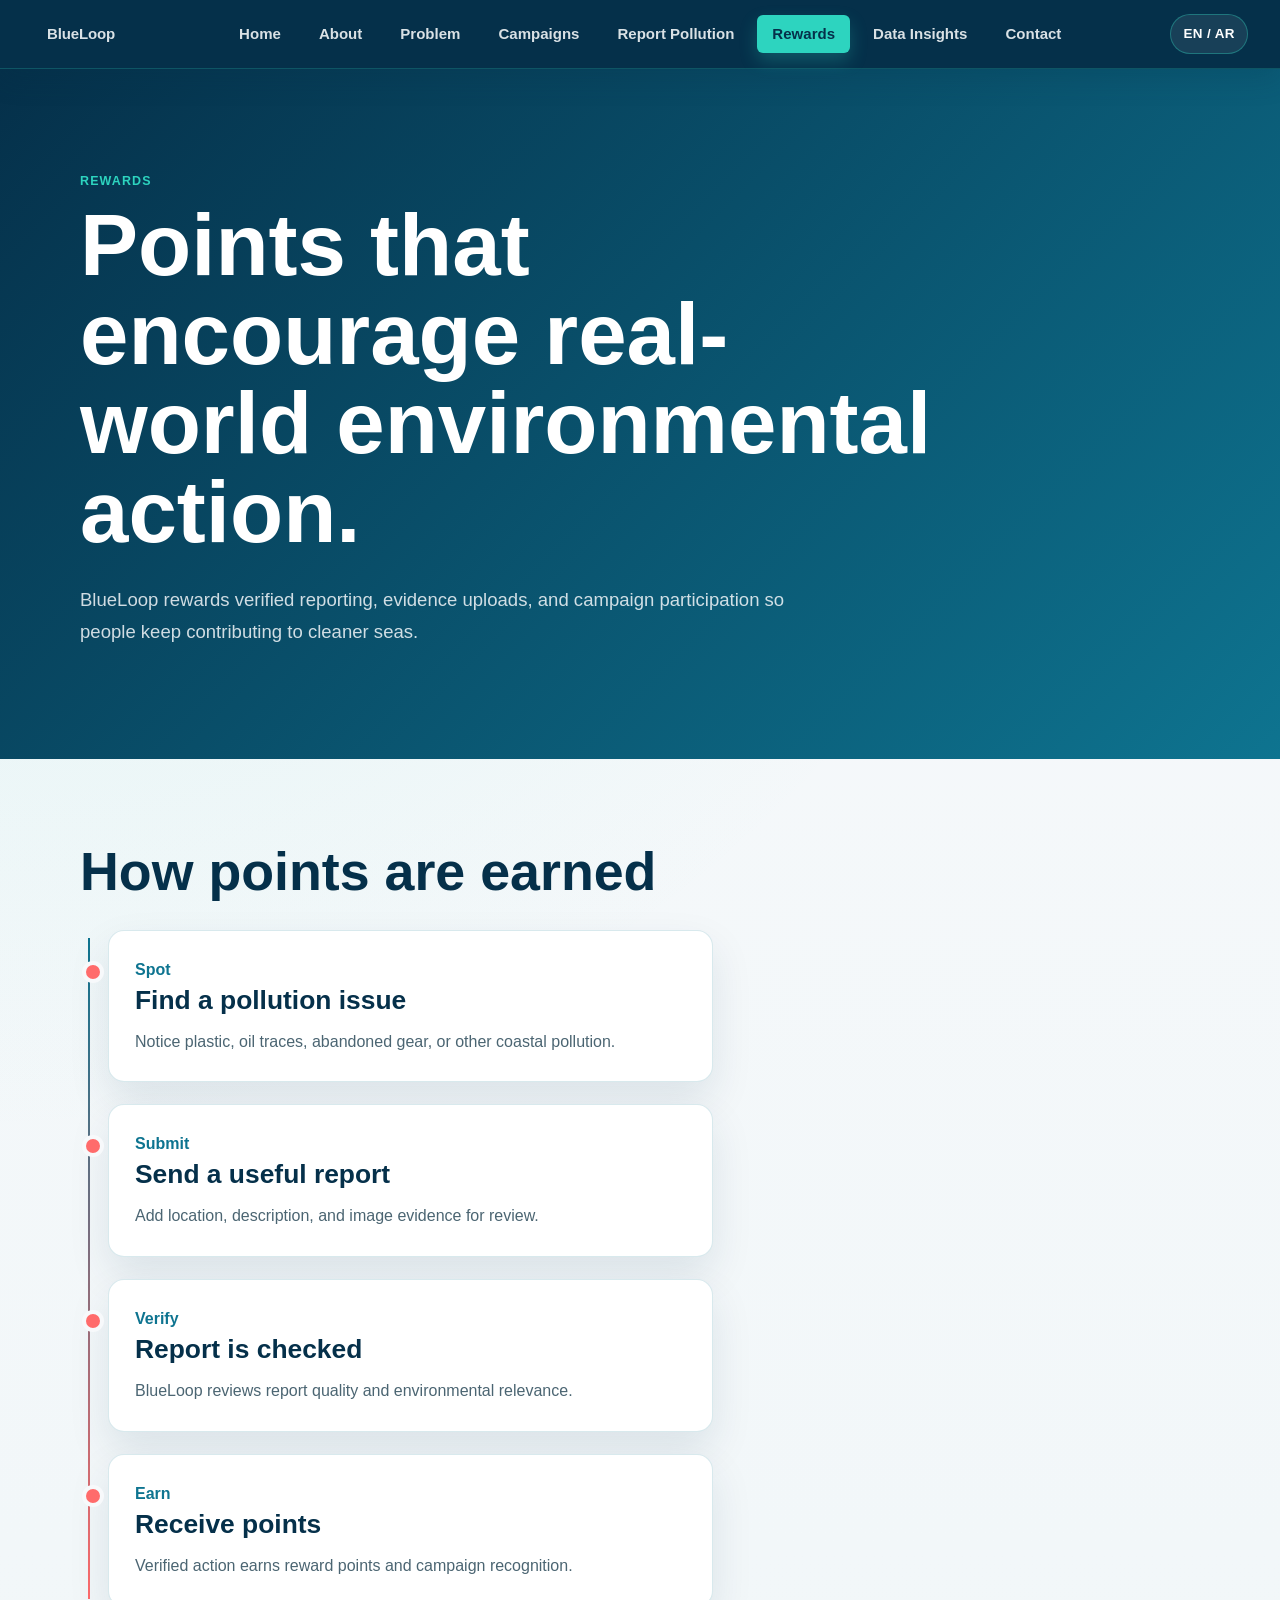
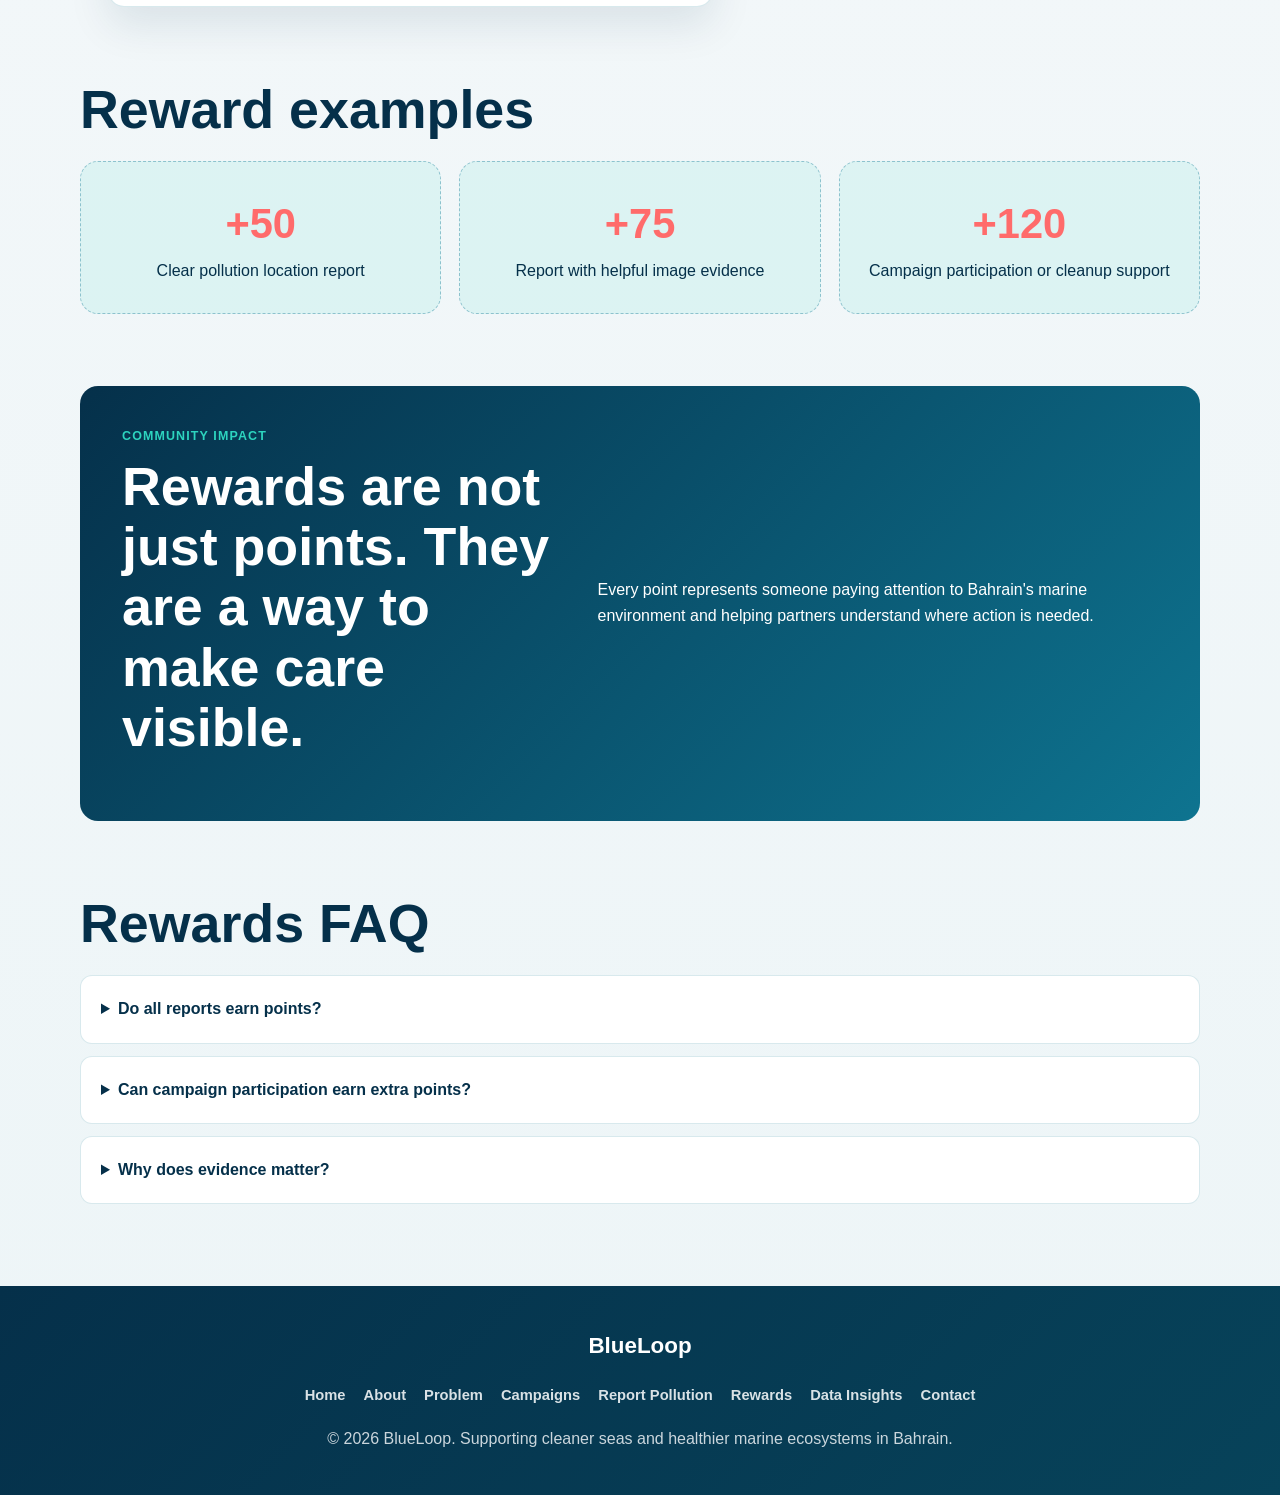
<file: rewards.html>
<!DOCTYPE html>
<html lang="en">
<head>
  <!-- Page metadata and shared stylesheet link. -->
  <meta charset="UTF-8">
  <meta name="viewport" content="width=device-width, initial-scale=1.0">
  <title>Rewards | BlueLoop</title>
  <link rel="stylesheet" href="style.css">
</head>
<body class="inner-page rewards-page">
  <!-- Site header with brand identity and main navigation. -->
  <header class="site-header">
    <!-- Navigation links connect all pages in the BlueLoop website. -->
    <nav aria-label="Primary navigation">
      <a class="brand" href="index.html">BlueLoop</a>
      <ul>
        <li><a href="index.html">Home</a></li>
        <li><a href="about.html">About</a></li>
        <li><a href="problem.html">Problem</a></li>
        <li><a href="campaigns.html">Campaigns</a></li>
        <li><a href="report.html">Report Pollution</a></li>
        <li><a class="active" href="rewards.html">Rewards</a></li>
        <li><a href="data.html">Data Insights</a></li>
        <li><a href="contact.html">Contact</a></li>
      </ul>
    </nav>
  </header>

  <div class="inner-hero">
    <p class="eyebrow">Rewards</p>
    <h1>Points that encourage real-world environmental action.</h1>
    <p>BlueLoop rewards verified reporting, evidence uploads, and campaign participation so people keep contributing to cleaner seas.</p>
  </div>

  <!-- Rewards page content uses timeline, examples, impact banner, and FAQ sections. -->
  <main class="inner-main rewards-layout">
    <section class="reward-timeline-section">
      <h2>How points are earned</h2>
      <ol class="reward-timeline">
        <li>
          <span>Spot</span>
          <h3>Find a pollution issue</h3>
          <p>Notice plastic, oil traces, abandoned gear, or other coastal pollution.</p>
        </li>
        <li>
          <span>Submit</span>
          <h3>Send a useful report</h3>
          <p>Add location, description, and image evidence for review.</p>
        </li>
        <li>
          <span>Verify</span>
          <h3>Report is checked</h3>
          <p>BlueLoop reviews report quality and environmental relevance.</p>
        </li>
        <li>
          <span>Earn</span>
          <h3>Receive points</h3>
          <p>Verified action earns reward points and campaign recognition.</p>
        </li>
      </ol>
    </section>

    <section class="reward-examples">
      <h2>Reward examples</h2>
      <div>
        <article><strong>+50</strong><span>Clear pollution location report</span></article>
        <article><strong>+75</strong><span>Report with helpful image evidence</span></article>
        <article><strong>+120</strong><span>Campaign participation or cleanup support</span></article>
      </div>
    </section>

    <section class="community-impact-banner">
      <div>
        <p class="eyebrow">Community impact</p>
        <h2>Rewards are not just points. They are a way to make care visible.</h2>
      </div>
      <p>Every point represents someone paying attention to Bahrain's marine environment and helping partners understand where action is needed.</p>
    </section>

    <section class="faq-section">
      <h2>Rewards FAQ</h2>
      <details>
        <summary>Do all reports earn points?</summary>
        <p>Points are intended for useful, relevant, and clear reports that help BlueLoop understand pollution conditions.</p>
      </details>
      <details>
        <summary>Can campaign participation earn extra points?</summary>
        <p>Yes. Campaign participation can earn additional points because it supports coordinated community action.</p>
      </details>
      <details>
        <summary>Why does evidence matter?</summary>
        <p>Images help verify the report and make cleanup planning more accurate.</p>
      </details>
    </section>
  </main>

  <!-- Footer with copyright and page-specific closing message. -->
  <footer class="site-footer">
    <div class="footer-inner">
      <a class="footer-brand" href="index.html">BlueLoop</a>
      <nav class="footer-nav" aria-label="Footer navigation">
        <a href="index.html">Home</a>
        <a href="about.html">About</a>
        <a href="problem.html">Problem</a>
        <a href="campaigns.html">Campaigns</a>
        <a href="report.html">Report Pollution</a>
        <a href="rewards.html">Rewards</a>
        <a href="data.html">Data Insights</a>
        <a href="contact.html">Contact</a>
      </nav>
      <p>&copy; 2026 BlueLoop. Supporting cleaner seas and healthier marine ecosystems in Bahrain.</p>
    </div>
  </footer>
  <script src="script.js"></script>
</body>
</html>
</file>
<file: style.css>
/* Color variables store the BlueLoop ocean palette for reuse across the site. */
:root {
  --navy: #05304A;
  --teal: #0E7490;
  --aqua: #2DD4BF;
  --background: #F7F9FB;
  --coral: #FF6B6B;
  --white: #ffffff;
  --text-muted: #4b6572;
  --border-soft: rgba(14, 116, 144, 0.16);
  --shadow-soft: 0 18px 42px rgba(5, 48, 74, 0.10);
}

/* Universal box sizing keeps spacing and widths predictable. */
* {
  box-sizing: border-box;
}

/* Smooth scrolling makes anchor navigation feel softer if page links are added later. */
html {
  scroll-behavior: smooth;
}

/* Base page styles set the font, text color, and ocean-inspired background. */
body {
  margin: 0;
  font-family: "Inter", "Poppins", "Segoe UI", Roboto, Arial, sans-serif;
  font-size: 16px;
  line-height: 1.65;
  color: var(--navy);
  background:
    radial-gradient(circle at top left, rgba(45, 212, 191, 0.13), transparent 34%),
    linear-gradient(180deg, var(--background) 0%, #edf5f7 100%);
}

/* Shared typography system keeps text consistent across every page. */
h1,
h2,
h3,
p {
  margin-top: 0;
}

h1,
h2,
h3 {
  color: var(--navy);
  font-weight: 800;
  letter-spacing: 0;
}

h1 {
  margin-bottom: 28px;
  font-size: clamp(3.2rem, 6.8vw, 5.8rem);
  line-height: 1.02;
}

h2 {
  margin-bottom: 22px;
  font-size: clamp(2.15rem, 4.2vw, 3.6rem);
  line-height: 1.12;
}

h3 {
  margin-bottom: 12px;
  font-size: clamp(1.25rem, 2.2vw, 1.65rem);
  line-height: 1.25;
}

p,
li {
  max-width: 68ch;
  font-size: 1rem;
  line-height: 1.68;
}

p {
  margin-bottom: 1rem;
}

p:last-child {
  margin-bottom: 0;
}

/* Header styles create the main ocean gradient banner at the top of each page. */
body > header:not(.site-header) {
  padding: 56px 24px 0;
  color: var(--white);
  background: linear-gradient(135deg, var(--navy) 0%, #07506b 48%, var(--teal) 100%);
}

/* Header text is centered within a readable maximum width. */
body > header:not(.site-header) h1,
body > header:not(.site-header) p {
  max-width: 1100px;
  margin-right: auto;
  margin-left: auto;
}

/* Main page title uses responsive sizing so it fits desktop and mobile screens. */
body > header:not(.site-header) h1 {
  margin-top: 0;
  margin-bottom: 14px;
  font-size: clamp(2.2rem, 6vw, 4.8rem);
  line-height: 1.05;
}

/* Header description introduces the page below the title. */
body > header:not(.site-header) p {
  margin-top: 0;
  margin-bottom: 42px;
  max-width: 760px;
  font-size: 1.08rem;
  color: rgba(247, 249, 251, 0.88);
}

/* Sticky navigation stays visible at the top while users scroll. */
body > header:not(.site-header) nav {
  position: sticky;
  top: 0;
  z-index: 10;
  margin-right: -24px;
  margin-left: -24px;
  background: rgba(5, 48, 74, 0.96);
  border-bottom: 1px solid rgba(45, 212, 191, 0.28);
  box-shadow: 0 10px 28px rgba(5, 48, 74, 0.18);
}

/* Navigation list lays out all page links in a flexible row. */
body > header:not(.site-header) nav ul {
  display: flex;
  flex-wrap: wrap;
  gap: 8px;
  justify-content: center;
  max-width: 1180px;
  margin: 0 auto;
  padding: 12px 18px;
  list-style: none;
}

/* Navigation links are styled as compact interactive buttons. */
body > header:not(.site-header) nav a,
.site-header nav a {
  position: relative;
  display: block;
  padding: 10px 15px;
  border-radius: 6px;
  color: rgba(247, 249, 251, 0.88);
  font-size: 0.94rem;
  font-weight: 700;
  line-height: 1.2;
  text-decoration: none;
  transition: color 180ms ease, background-color 180ms ease, transform 180ms ease, box-shadow 180ms ease;
}

/* Hover and focus states make navigation feedback clear for mouse and keyboard users. */
body > header:not(.site-header) nav a:hover,
body > header:not(.site-header) nav a:focus,
.site-header nav a:hover,
.site-header nav a:focus {
  color: var(--aqua);
  background: rgba(45, 212, 191, 0.10);
  box-shadow: 0 8px 18px rgba(45, 212, 191, 0.14);
  transform: translateY(-1px);
}

body > header:not(.site-header) nav a.active,
body > header:not(.site-header) nav a.active:hover,
body > header:not(.site-header) nav a.active:focus,
.site-header nav a.active,
.site-header nav a.active:hover,
.site-header nav a.active:focus {
  color: var(--navy);
  background: var(--aqua);
  box-shadow: 0 8px 18px rgba(45, 212, 191, 0.24);
}

/* Main content wrapper controls page width and vertical spacing. */
main {
  width: min(1120px, calc(100% - 32px));
  margin: 68px auto 92px;
}

/* Sections appear as clean cards for readable content blocks. */
section {
  margin-bottom: 52px;
  padding: 32px;
  background: rgba(255, 255, 255, 0.78);
  border: 1px solid var(--border-soft);
  border-radius: 8px;
  box-shadow: var(--shadow-soft);
}

/* Section hover effect adds depth when users move over content cards. */
section:hover {
  box-shadow: 0 22px 52px rgba(5, 48, 74, 0.14);
}

/* Section headings use dark navy for a professional hierarchy. */
section h2 {
  color: var(--navy);
}

/* Article elements become smaller cards inside multi-item sections. */
article {
  margin-top: 18px;
  padding: 22px;
  background: linear-gradient(180deg, rgba(247, 249, 251, 0.96), rgba(45, 212, 191, 0.08));
  border: 1px solid rgba(14, 116, 144, 0.14);
  border-left: 5px solid var(--teal);
  border-radius: 8px;
  transition: transform 180ms ease, border-color 180ms ease, box-shadow 180ms ease;
}

/* Article hover effect highlights individual feature, threat, or insight cards. */
article:hover {
  transform: translateY(-3px);
  border-color: var(--aqua);
  box-shadow: 0 14px 30px rgba(5, 48, 74, 0.12);
}

/* Article headings stay dark for strong readability inside light cards. */
article h3 {
  color: var(--navy);
}

p,
li {
  color: var(--text-muted);
}

header p,
footer p {
  color: rgba(247, 249, 251, 0.88);
}

/* Lists keep comfortable indentation for campaign focus items. */
ul {
  padding-left: 24px;
}

/* Forms are spaced away from their introductory text. */
form {
  margin-top: 18px;
}

/* Fieldsets group related form inputs into clear blocks. */
fieldset {
  margin: 0 0 22px;
  padding: 22px;
  border: 1px solid var(--border-soft);
  border-radius: 8px;
  background: rgba(247, 249, 251, 0.78);
}

/* Legends label each form group. */
legend {
  padding: 0 8px;
  color: var(--teal);
  font-weight: 700;
}

/* Labels make form field purposes clear. */
label {
  font-weight: 700;
}

/* Inputs, selects, and textareas share one clean form style. */
input,
select,
textarea {
  width: 100%;
  margin-top: 6px;
  padding: 12px;
  border: 1px solid rgba(14, 116, 144, 0.22);
  border-radius: 6px;
  color: var(--navy);
  font: inherit;
  background: var(--white);
}

/* Focus styles make active form fields visible and accessible. */
input:focus,
select:focus,
textarea:focus {
  outline: 3px solid rgba(255, 107, 107, 0.24);
  border-color: var(--coral);
}

/* Buttons use coral only for primary calls to action and important elements. */
button {
  padding: 12px 22px;
  border: 0;
  border-radius: 6px;
  color: var(--white);
  font: inherit;
  font-weight: 700;
  letter-spacing: 0.02em;
  line-height: 1.2;
  background: var(--coral);
  cursor: pointer;
  box-shadow: 0 12px 24px rgba(255, 107, 107, 0.24);
  transition: background-color 180ms ease, transform 180ms ease, box-shadow 180ms ease;
}

/* Button hover and focus states show when an action is ready to submit. */
button:hover,
button:focus {
  background: #e85f5f;
  box-shadow: 0 16px 30px rgba(255, 107, 107, 0.30);
  transform: translateY(-2px);
}

/* Footer closes each page with one centered, shared layout. */
footer,
.site-footer {
  padding: 42px 24px;
  color: var(--white);
  text-align: center;
  background: linear-gradient(135deg, var(--navy), #07435a);
}

.footer-inner {
  width: min(100%, 1040px);
  margin: 0 auto;
  display: flex;
  flex-direction: column;
  align-items: center;
  gap: 18px;
}

.footer-brand {
  color: var(--white);
  font-size: 1.4rem;
  font-weight: 800;
  text-decoration: none;
}

.footer-nav {
  display: flex;
  flex-wrap: wrap;
  justify-content: center;
  align-items: center;
  gap: 10px 18px;
}

.footer-nav a {
  color: rgba(247, 249, 251, 0.88);
  font-size: 0.92rem;
  font-weight: 700;
  text-decoration: none;
  transition: color 180ms ease, transform 180ms ease;
}

.footer-nav a:hover,
.footer-nav a:focus {
  color: var(--aqua);
  transform: translateY(-1px);
}

/* Footer text is kept compact and centered. */
footer p,
.site-footer p {
  max-width: 680px;
  margin: 0 auto;
  color: rgba(247, 249, 251, 0.82);
  text-align: center;
}

/* Desktop layout turns article sections into three-column card grids. */
@media (min-width: 760px) {
  main section:has(article) {
    display: grid;
    grid-template-columns: repeat(3, 1fr);
    gap: 18px;
  }

  main section:has(article) h2,
  main section:has(article) > p {
    grid-column: 1 / -1;
  }

  article {
    margin-top: 0;
  }
}

/* Mobile layout keeps navigation scrollable and content comfortable on small screens. */
@media (max-width: 640px) {
  body > header:not(.site-header) {
    padding-top: 34px;
  }

  body > header:not(.site-header) nav ul {
    justify-content: flex-start;
    overflow-x: auto;
    flex-wrap: nowrap;
  }

  body > header:not(.site-header) nav a {
    white-space: nowrap;
  }

  main {
    width: min(100% - 20px, 1120px);
    margin-top: 20px;
  }

  section,
  fieldset {
    padding: 20px;
  }
}

/* Homepage layout resets the old stacked-card pattern for a wider startup-style landing page. */
.site-header {
  position: sticky;
  top: 0;
  z-index: 10;
  width: 100%;
  min-height: 68px;
  padding: 0;
  background: var(--navy);
  border-bottom: 1px solid rgba(45, 212, 191, 0.22);
  box-shadow: 0 10px 28px rgba(5, 48, 74, 0.18);
}

.site-header nav {
  position: static;
  display: flex;
  align-items: center;
  justify-content: space-between;
  flex-wrap: nowrap;
  gap: 24px;
  width: 100%;
  margin: 0;
  padding: 14px 32px;
  background: transparent;
  border: 0;
  box-shadow: none;
}

.brand {
  color: var(--white);
  font-size: 1.25rem;
  font-weight: 900;
  letter-spacing: -0.01em;
  text-decoration: none;
}

.site-header nav ul {
  display: flex;
  flex-wrap: wrap;
  justify-content: center;
  gap: 8px;
  width: auto;
  max-width: none;
  margin: 0;
  padding: 0;
  overflow: visible;
  list-style: none;
}

.home-main {
  width: 100%;
  margin: 0;
}

.home-main section {
  margin: 0;
  padding: 108px 24px;
  background: transparent;
  border: 0;
  border-radius: 0;
  box-shadow: none;
}

.home-main section:hover {
  box-shadow: none;
}

.container {
  width: min(1160px, 100%);
  margin: 0 auto;
}

.eyebrow {
  margin: 0 0 12px;
  color: var(--teal);
  font-size: 0.78rem;
  font-weight: 800;
  letter-spacing: 0.09em;
  line-height: 1.3;
  text-transform: uppercase;
}

.section-heading {
  max-width: 680px;
  margin-bottom: 46px;
}

.section-heading h2,
.split-layout h2,
.cta-banner h2 {
  margin: 0 0 16px;
  color: var(--navy);
}

.hero-section {
  min-height: auto;
  display: flex;
  align-items: center;
  padding-top: 104px !important;
  padding-bottom: 112px !important;
  background:
    radial-gradient(circle at 82% 18%, rgba(45, 212, 191, 0.22), transparent 28%),
    linear-gradient(135deg, var(--background) 0%, #eaf3f4 44%, #d9eeee 100%);
}

.hero-grid,
.split-layout {
  display: grid;
  grid-template-columns: minmax(0, 1fr) minmax(340px, 0.82fr);
  gap: 56px;
  align-items: center;
}

.hero-copy h1 {
  max-width: 720px;
  margin: 0 0 28px;
  color: var(--navy);
}

.hero-description {
  max-width: 640px;
  margin: 0 0 30px;
  color: var(--text-muted);
  font-size: clamp(1.02rem, 1.5vw, 1.16rem);
  line-height: 1.7;
}

.button-row {
  display: flex;
  flex-wrap: wrap;
  gap: 14px;
}

.button {
  display: inline-flex;
  align-items: center;
  justify-content: center;
  min-height: 48px;
  padding: 13px 22px;
  border-radius: 6px;
  font-weight: 800;
  letter-spacing: 0.025em;
  line-height: 1.2;
  text-decoration: none;
  transition: transform 180ms ease, box-shadow 180ms ease, background-color 180ms ease, color 180ms ease;
}

.button-primary {
  color: var(--white);
  background: var(--coral);
  box-shadow: 0 16px 34px rgba(255, 107, 107, 0.28);
}

.button-primary:hover,
.button-primary:focus {
  color: var(--white);
  background: #e85f5f;
  transform: translateY(-2px);
}

.button-secondary {
  color: var(--navy);
  background: rgba(255, 255, 255, 0.76);
  border: 1px solid rgba(14, 116, 144, 0.24);
}

.button-secondary:hover,
.button-secondary:focus {
  color: var(--navy);
  background: var(--aqua);
  transform: translateY(-2px);
}

.hero-preview,
.dashboard-preview {
  padding: 22px;
  background: rgba(255, 255, 255, 0.86);
  border: 1px solid rgba(14, 116, 144, 0.16);
  border-radius: 14px;
  box-shadow: 0 28px 70px rgba(5, 48, 74, 0.18);
}

.preview-top,
.dashboard-header,
.metric-row,
.report-card {
  display: flex;
  align-items: center;
  justify-content: space-between;
  gap: 18px;
}

.preview-top {
  margin-bottom: 18px;
}

.preview-top span,
.metric-row span,
.small-label {
  color: var(--text-muted);
  font-size: 0.82rem;
}

.preview-top strong,
.status-pill {
  padding: 6px 10px;
  color: var(--navy);
  background: rgba(45, 212, 191, 0.18);
  border-radius: 999px;
  font-size: 0.8rem;
}

.report-card {
  padding: 16px;
  margin-bottom: 10px;
  background: var(--background);
  border: 1px solid rgba(14, 116, 144, 0.14);
  border-radius: 10px;
}

.report-card strong,
.metric-row strong {
  display: block;
  color: var(--navy);
}

.metric-row {
  padding: 12px 4px;
  border-top: 1px solid rgba(14, 116, 144, 0.12);
}

.impact-section {
  background: var(--navy) !important;
}

.stats-grid {
  display: grid;
  grid-template-columns: repeat(4, 1fr);
  gap: 20px;
}

.stats-grid div {
  padding: 28px;
  background: rgba(247, 249, 251, 0.07);
  border: 1px solid rgba(45, 212, 191, 0.18);
  border-radius: 12px;
}

.stats-grid strong {
  display: block;
  margin-bottom: 8px;
  color: var(--aqua);
  font-size: clamp(2rem, 4vw, 3.2rem);
  line-height: 1;
}

.stats-grid span {
  color: rgba(247, 249, 251, 0.78);
  font-weight: 700;
}

.process-section,
.campaign-preview-section {
  background: var(--background) !important;
}

.steps-list {
  display: grid;
  grid-template-columns: repeat(4, 1fr);
  gap: 0;
  padding: 0;
  list-style: none;
  counter-reset: none;
}

.steps-list li {
  position: relative;
  padding: 28px 26px;
  color: var(--text-muted);
  background: rgba(255, 255, 255, 0.78);
  border: 1px solid rgba(14, 116, 144, 0.14);
}

.steps-list li:first-child {
  border-radius: 12px 0 0 12px;
}

.steps-list li:last-child {
  border-radius: 0 12px 12px 0;
}

.steps-list span {
  display: inline-block;
  margin-bottom: 22px;
  color: var(--coral);
  font-weight: 900;
}

.steps-list h3 {
  margin: 0 0 10px;
  color: var(--navy);
}

.steps-list p,
.campaign-card p,
.insight-list p {
  margin-bottom: 0;
}

.story-section {
  background: linear-gradient(180deg, #edf5f7 0%, var(--background) 100%) !important;
}

.reverse-layout {
  grid-template-columns: minmax(340px, 0.9fr) minmax(0, 1fr);
}

.bahrain-action-panel {
  display: grid;
  gap: 18px;
}

.action-mini-card {
  padding: 24px;
  background: var(--white);
  border: 1px solid rgba(14, 116, 144, 0.14);
  border-radius: 18px;
  box-shadow: var(--shadow-soft);
}

.action-mini-card span {
  display: inline-flex;
  align-items: center;
  justify-content: center;
  width: 42px;
  height: 42px;
  margin-bottom: 16px;
  color: var(--white);
  background: var(--teal);
  border-radius: 50%;
  font-weight: 900;
}

.action-mini-card h3 {
  margin-bottom: 8px;
  color: var(--navy);
}

.action-mini-card p {
  margin-bottom: 0;
}

.data-section {
  background: #e7f1f2 !important;
}

.dashboard-preview {
  background: #fbfcfd;
}

.dashboard-header {
  margin-bottom: 28px;
}

.status-pill {
  color: var(--white);
  background: var(--teal);
}

.dashboard-chart {
  display: flex;
  align-items: end;
  gap: 14px;
  height: 230px;
  padding: 22px;
  margin-bottom: 18px;
  background:
    linear-gradient(rgba(14, 116, 144, 0.08) 1px, transparent 1px),
    var(--background);
  background-size: 100% 46px;
  border-radius: 12px;
}

.dashboard-chart span {
  flex: 1;
  min-width: 20px;
  background: linear-gradient(180deg, var(--aqua), var(--teal));
  border-radius: 999px 999px 4px 4px;
}

.chart-card,
.mini-chart-card {
  padding: 18px;
  background: var(--background);
  border: 1px solid rgba(14, 116, 144, 0.14);
  border-radius: 12px;
}

.mini-chart-card {
  margin-bottom: 14px;
}

.chart-heading {
  display: flex;
  align-items: start;
  justify-content: space-between;
  gap: 16px;
  margin-bottom: 18px;
}

.chart-heading h3 {
  margin: 0;
  font-size: 1rem;
}

.chart-legend {
  display: inline-flex;
  align-items: center;
  gap: 7px;
  color: var(--text-muted);
  font-size: 0.78rem;
  font-weight: 800;
  white-space: nowrap;
}

.chart-legend span {
  width: 10px;
  height: 10px;
  background: var(--teal);
  border-radius: 50%;
}

.labeled-bar-chart {
  display: grid;
  gap: 14px;
}

.chart-row {
  display: grid;
  grid-template-columns: minmax(105px, 0.9fr) minmax(120px, 1.4fr) 42px;
  gap: 12px;
  align-items: center;
}

.chart-label {
  color: var(--navy);
  font-size: 0.86rem;
  font-weight: 800;
}

.bar-track {
  height: 12px;
  overflow: hidden;
  background: rgba(14, 116, 144, 0.12);
  border-radius: 999px;
}

.bar-track span {
  display: block;
  height: 100%;
  background: linear-gradient(90deg, var(--teal), var(--aqua));
  border-radius: inherit;
}

.chart-row strong {
  color: var(--navy);
  font-size: 0.9rem;
  text-align: right;
}

.compact-chart .chart-row {
  grid-template-columns: minmax(90px, 0.9fr) minmax(100px, 1.2fr) 34px;
}

.chart-caption {
  max-width: none;
  margin-top: 16px;
  color: var(--text-muted);
  font-size: 0.9rem;
  line-height: 1.55;
}

.vertical-bar-chart {
  display: grid;
  grid-template-columns: repeat(6, minmax(42px, 1fr));
  align-items: end;
  gap: 14px;
  min-height: 230px;
  padding: 24px 18px 12px;
  background:
    linear-gradient(rgba(14, 116, 144, 0.08) 1px, transparent 1px),
    rgba(255, 255, 255, 0.58);
  background-size: 100% 46px;
  border-radius: 12px;
}

.vertical-bar-item {
  display: grid;
  grid-template-rows: 1fr auto;
  align-items: end;
  gap: 10px;
  height: 210px;
  text-align: center;
}

.vertical-bar {
  position: relative;
  min-height: 34px;
  display: flex;
  align-items: start;
  justify-content: center;
  padding-top: 8px;
  color: var(--white);
  background: linear-gradient(180deg, var(--aqua), var(--teal));
  border-radius: 999px 999px 6px 6px;
}

.vertical-bar strong {
  color: var(--white);
  font-size: 0.78rem;
  line-height: 1;
}

.vertical-bar-item > span {
  color: var(--text-muted);
  font-size: 0.82rem;
  font-weight: 800;
}

.insight-list {
  display: grid;
  gap: 10px;
}

.insight-list p {
  padding: 14px;
  background: rgba(45, 212, 191, 0.08);
  border-left: 4px solid var(--teal);
  border-radius: 8px;
}

.campaign-grid {
  display: grid;
  grid-template-columns: repeat(3, 1fr);
  gap: 24px;
}

.campaign-card {
  position: relative;
  min-height: 280px;
  height: 100%;
  display: flex;
  flex-direction: column;
  justify-content: flex-end;
  margin: 0;
  padding: 28px;
  background: var(--navy);
  border: 0;
  border-radius: 16px;
  box-shadow: var(--shadow-soft);
  overflow: hidden;
  color: var(--white);
  cursor: pointer;
  text-decoration: none;
  transition: transform 180ms ease, box-shadow 180ms ease;
  scroll-margin-top: 96px;
}

.campaign-card::before {
  content: "";
  position: absolute;
  inset: 0;
  z-index: 1;
  background: linear-gradient(180deg, rgba(5, 48, 74, 0.12), rgba(5, 48, 74, 0.92));
}

.campaign-card::after {
  content: "";
  position: absolute;
  inset: 0;
  z-index: 0;
  background-image: var(--campaign-image);
  background-position: center;
  background-size: cover;
  transition: transform 320ms ease;
}

.campaign-card > * {
  position: relative;
  z-index: 2;
}

.campaign-card:hover,
.campaign-card:focus-within {
  transform: translateY(-5px);
  box-shadow: 0 28px 64px rgba(5, 48, 74, 0.22);
}

.campaign-card:hover::after,
.campaign-card:focus-within::after {
  transform: scale(1.07);
}

.campaign-card span {
  width: fit-content;
  margin-bottom: 14px;
  padding: 6px 10px;
  color: var(--navy);
  font-size: 0.76rem;
  font-weight: 900;
  background: var(--aqua);
  border-radius: 999px;
}

.campaign-card h3,
.campaign-card p {
  color: var(--white);
}

.campaign-card h3 {
  margin: 0 0 10px;
  font-size: clamp(1.3rem, 2.3vw, 1.7rem);
  line-height: 1.18;
  font-weight: 900;
}

.campaign-plastic {
  --campaign-image: url("images/plastic-watch.jpg");
}

.campaign-cleanup {
  --campaign-image: url("images/marine-cleanup.jpg");
}

.campaign-partner {
  --campaign-image: url("images/partner-impact.jpg");
}

.final-cta-section {
  padding-top: 56px !important;
  background: var(--background) !important;
}

.cta-banner {
  display: flex;
  align-items: center;
  justify-content: space-between;
  gap: 32px;
  padding: 46px;
  color: var(--white);
  background: linear-gradient(135deg, var(--navy), var(--teal));
  border-radius: 18px;
  box-shadow: 0 24px 64px rgba(5, 48, 74, 0.18);
}

.cta-banner h2,
.cta-banner p {
  color: var(--white);
}

.cta-banner .eyebrow {
  color: var(--aqua);
}

@media (min-width: 760px) {
  .home-main section:has(article) {
    display: block;
  }
}

@media (max-width: 900px) {
  .hero-grid,
  .split-layout,
  .reverse-layout,
  .cta-banner {
    grid-template-columns: 1fr;
  }

  .site-header nav {
    display: flex;
    align-items: center;
    justify-content: space-between;
  }

  .brand {
    display: inline-block;
    margin-bottom: 0;
  }

  .stats-grid,
  .steps-list,
  .campaign-grid {
    grid-template-columns: repeat(2, 1fr);
  }

  .steps-list li,
  .steps-list li:first-child,
  .steps-list li:last-child {
    border-radius: 12px;
  }
}

@media (max-width: 640px) {
  .home-main section {
    padding: 76px 18px;
  }

  .hero-section {
    min-height: auto;
    padding-top: 72px !important;
    padding-bottom: 76px !important;
  }

  .hero-copy h1,
  .inner-hero h1 {
    font-size: clamp(2.65rem, 14vw, 4.25rem);
  }

  .stats-grid,
  .steps-list,
  .campaign-grid {
    grid-template-columns: 1fr;
  }

  .hero-preview,
  .dashboard-preview,
  .cta-banner {
    padding: 20px;
  }

  .dashboard-chart,
  .vertical-bar-chart {
    min-height: 190px;
  }

}

/* Inner pages keep the same navigation and footer while using unique page layouts. */
.inner-hero {
  width: 100%;
  margin: 0 auto;
  padding: 104px max(16px, calc((100% - 1120px) / 2)) 112px;
  background: linear-gradient(135deg, var(--navy), var(--teal));
}

.inner-hero h1 {
  max-width: 880px;
  margin: 0 0 28px;
  color: var(--white);
}

.inner-hero p:not(.eyebrow) {
  max-width: 720px;
  margin: 0;
  color: rgba(247, 249, 251, 0.84);
  font-size: clamp(1.02rem, 1.5vw, 1.16rem);
  line-height: 1.7;
}

.inner-hero .eyebrow {
  color: var(--aqua);
}

.hero-section .eyebrow {
  color: var(--teal);
}

.compact-hero,
.editorial-hero,
.data-hero {
  padding-top: 104px;
  padding-bottom: 112px;
}

.inner-main {
  width: min(1120px, calc(100% - 32px));
  margin: 82px auto;
}

.inner-main section {
  margin-bottom: 72px;
}

.inner-page .inner-main section,
.inner-page .inner-main article {
  box-shadow: none;
}

.inner-page .inner-main section:hover,
.inner-page .inner-main article:hover {
  box-shadow: none;
}

.inner-main h2 {
  max-width: 780px;
}

/* About page uses a calm mission layout, values row, SDG banner, and vision close. */
.about-mission {
  display: grid;
  grid-template-columns: minmax(0, 1fr) minmax(320px, 0.8fr);
  gap: 44px;
  align-items: center;
  padding: 0;
  background: transparent;
  border: 0;
}

.mission-visual {
  position: relative;
  min-height: 360px;
  display: flex;
  align-items: flex-end;
  padding: 28px;
  overflow: hidden;
  color: var(--white);
  background: linear-gradient(150deg, #d9eeee 0%, var(--teal) 62%, var(--navy) 100%);
  border-radius: 18px;
  box-shadow: var(--shadow-soft);
}

.mission-visual strong {
  position: relative;
  z-index: 1;
  max-width: 260px;
  font-size: 1.4rem;
  line-height: 1.25;
}

.visual-dot {
  position: absolute;
  width: 80px;
  height: 80px;
  border-radius: 50%;
  background: rgba(45, 212, 191, 0.42);
}

.visual-dot-one {
  top: 42px;
  left: 44px;
}

.visual-dot-two {
  top: 128px;
  right: 62px;
  background: rgba(255, 107, 107, 0.52);
}

.visual-dot-three {
  right: 130px;
  bottom: 92px;
  background: rgba(247, 249, 251, 0.32);
}

.values-section {
  padding: 42px;
  background: rgba(255, 255, 255, 0.72);
}

.value-blocks {
  display: grid;
  grid-template-columns: repeat(3, 1fr);
  gap: 20px;
  margin-top: 26px;
}

.value-blocks article {
  margin: 0;
  padding: 0 0 0 22px;
  background: transparent;
  border: 0;
  border-left: 3px solid var(--teal);
  border-radius: 0;
}

.value-blocks span {
  color: var(--coral);
  font-weight: 900;
}

.sdg-banner,
.community-impact-banner,
.company-cta,
.volunteer-cta,
.problem-cta {
  display: flex;
  align-items: center;
  justify-content: space-between;
  gap: 34px;
  padding: 42px;
  color: var(--white);
  background: linear-gradient(135deg, var(--navy), var(--teal));
  border: 0;
  border-radius: 18px;
}

.sdg-banner h2,
.sdg-banner p,
.community-impact-banner h2,
.community-impact-banner p,
.company-cta h2,
.volunteer-cta h2,
.problem-cta h2,
.problem-cta p {
  color: var(--white);
}

.sdg-banner .eyebrow,
.community-impact-banner .eyebrow {
  color: var(--aqua);
}

.vision-section {
  max-width: 820px;
  padding: 0 0 0 28px;
  background: transparent;
  border: 0;
  border-left: 5px solid var(--coral);
}

/* Problem page takes on a more serious editorial rhythm. */
.editorial-hero {
  padding-top: 100px;
  padding-bottom: 112px;
}

.problem-explainer {
  max-width: 920px;
  padding: 0 0 38px;
  background: transparent;
  border: 0;
  border-bottom: 1px solid var(--border-soft);
  border-radius: 0;
}

.problem-explainer h2 {
  max-width: 920px;
  font-size: clamp(2.1rem, 4.6vw, 3.8rem);
}

.impact-areas {
  display: grid;
  grid-template-columns: repeat(3, 1fr);
  gap: 1px;
  padding: 0;
  overflow: hidden;
  background: rgba(14, 116, 144, 0.18);
  border: 1px solid rgba(14, 116, 144, 0.18);
}

.impact-areas article {
  min-height: 250px;
  margin: 0;
  padding: 34px;
  background: var(--background);
  border: 0;
  border-radius: 0;
}

.bahrain-highlight {
  display: grid;
  grid-template-columns: 0.8fr 1fr;
  gap: 32px;
  align-items: center;
  padding: 38px;
  background: rgba(45, 212, 191, 0.10);
  border: 1px solid rgba(14, 116, 144, 0.18);
  border-radius: 18px;
}

.problem-cta {
  background: linear-gradient(135deg, var(--navy), #0b5367);
}

/* Campaigns page uses featured campaign, directory, timeline, and volunteer CTA. */
.featured-campaign-wide {
  position: relative;
  display: grid;
  grid-template-columns: minmax(0, 1fr) auto;
  gap: 28px;
  align-items: end;
  min-height: 340px;
  padding: 46px;
  color: var(--white);
  background:
    linear-gradient(90deg, rgba(5, 48, 74, 0.94), rgba(5, 48, 74, 0.46)),
    var(--campaign-image);
  background-position: center;
  background-size: cover;
  border: 0;
  border-radius: 22px;
  overflow: hidden;
  box-shadow: var(--shadow-soft);
}

.featured-campaign-wide::before {
  content: "";
  position: absolute;
  inset: 0;
  background: linear-gradient(90deg, rgba(5, 48, 74, 0.92), rgba(5, 48, 74, 0.34));
}

.featured-campaign-wide > * {
  position: relative;
  z-index: 1;
}

.featured-campaign-wide h2,
.featured-campaign-wide p {
  color: var(--white);
}

.campaign-directory {
  padding: 0;
  background: transparent;
  border: 0;
}

.campaign-directory-grid {
  display: grid;
  grid-template-columns: repeat(3, 1fr);
  gap: 22px;
  margin-top: 24px;
}

.campaign-directory-grid article {
  min-height: 260px;
}

.campaign-directory-grid span {
  text-transform: uppercase;
}

.campaign-detail-card {
  min-height: 360px;
}

.campaign-link {
  width: fit-content;
  margin-top: 22px;
  padding: 10px 14px;
  color: var(--navy);
  font-size: 0.86rem;
  font-weight: 900;
  text-decoration: none;
  background: var(--aqua);
  border-radius: 999px;
  transition: background-color 180ms ease, transform 180ms ease;
}

.campaign-link:hover,
.campaign-link:focus {
  background: var(--white);
  transform: translateY(-2px);
}

.events-timeline {
  padding: 38px;
  background: #e7f1f2;
  border: 0;
  border-radius: 18px;
}

.events-timeline ol {
  display: grid;
  gap: 18px;
  margin: 28px 0 0;
  padding: 0;
  list-style: none;
}

.events-timeline li {
  display: grid;
  grid-template-columns: 120px 1fr;
  gap: 18px;
  padding: 18px 0;
  border-bottom: 1px solid rgba(14, 116, 144, 0.18);
}

.events-timeline strong {
  color: var(--navy);
}

.volunteer-cta {
  background: linear-gradient(135deg, var(--teal), var(--navy));
}

/* Report and contact pages share split form behavior with different side panels. */
.report-split,
.contact-split {
  display: grid;
  grid-template-columns: minmax(0, 1.15fr) minmax(300px, 0.85fr);
  gap: 32px;
  padding: 0;
  background: transparent;
  border: 0;
}

.form-panel,
.tips-panel,
.contact-details {
  padding: 34px;
  background: rgba(255, 255, 255, 0.82);
  border: 1px solid var(--border-soft);
  border-radius: 18px;
  box-shadow: var(--shadow-soft);
}

.form-panel fieldset {
  background: var(--background);
}

.tips-panel {
  position: sticky;
  top: 92px;
  align-self: start;
  background: linear-gradient(180deg, var(--navy), var(--teal));
}

.tips-panel h2,
.tips-panel li,
.tips-panel p {
  color: var(--white);
}

.tips-panel .eyebrow {
  color: var(--aqua);
}

.tips-panel ul {
  display: grid;
  gap: 16px;
  padding-left: 20px;
}

.next-steps {
  padding: 34px;
  background: #e7f1f2;
  border: 0;
  border-radius: 18px;
}

.next-steps > div {
  display: grid;
  grid-template-columns: repeat(3, 1fr);
  gap: 18px;
}

.next-steps article {
  display: flex;
  gap: 14px;
  margin: 0;
  padding: 20px;
  background: var(--white);
  border: 1px solid var(--border-soft);
  border-radius: 12px;
}

.next-steps strong {
  display: grid;
  place-items: center;
  flex: 0 0 34px;
  height: 34px;
  color: var(--white);
  background: var(--coral);
  border-radius: 50%;
}

/* Rewards page uses a vertical timeline, compact point examples, impact banner, and FAQ. */
.reward-timeline-section,
.reward-examples,
.faq-section {
  padding: 0;
  background: transparent;
  border: 0;
}

.reward-timeline {
  position: relative;
  display: grid;
  gap: 22px;
  margin: 28px 0 0;
  padding: 0 0 0 28px;
  list-style: none;
}

.reward-timeline::before {
  content: "";
  position: absolute;
  top: 8px;
  bottom: 8px;
  left: 8px;
  width: 2px;
  background: linear-gradient(var(--teal), var(--coral));
}

.reward-timeline li {
  position: relative;
  padding: 26px;
  background: var(--white);
  border: 1px solid var(--border-soft);
  border-radius: 16px;
  box-shadow: var(--shadow-soft);
}

.reward-timeline li::before {
  content: "";
  position: absolute;
  top: 30px;
  left: -27px;
  width: 14px;
  height: 14px;
  background: var(--coral);
  border: 4px solid var(--background);
  border-radius: 50%;
}

.reward-timeline span {
  color: var(--teal);
  font-weight: 900;
}

.reward-examples > div {
  display: grid;
  grid-template-columns: repeat(3, 1fr);
  gap: 18px;
  margin-top: 22px;
}

.reward-examples article {
  margin: 0;
  padding: 28px;
  text-align: center;
  background: rgba(45, 212, 191, 0.10);
  border: 1px dashed rgba(14, 116, 144, 0.38);
  border-radius: 18px;
}

.reward-examples strong {
  display: block;
  color: var(--coral);
  font-size: 2.6rem;
}

.faq-section details {
  margin-bottom: 12px;
  padding: 20px;
  background: var(--white);
  border: 1px solid var(--border-soft);
  border-radius: 12px;
}

.faq-section summary {
  color: var(--navy);
  font-weight: 900;
  cursor: pointer;
}

/* Data page resembles a SaaS dashboard and business landing page. */
.business-dashboard {
  display: grid;
  grid-template-columns: minmax(0, 1fr) 280px;
  gap: 22px;
  padding: 0;
  background: transparent;
  border: 0;
}

.dashboard-main-card,
.dashboard-side-cards article {
  padding: 28px;
  background: var(--white);
  border: 1px solid var(--border-soft);
  border-radius: 18px;
  box-shadow: var(--shadow-soft);
}

.dashboard-chart-grid {
  display: grid;
  grid-template-columns: repeat(2, minmax(0, 1fr));
  gap: 22px;
}

.dashboard-side-cards {
  display: grid;
  gap: 18px;
}

.dashboard-side-cards article {
  margin: 0;
  min-height: 130px;
}

.dashboard-side-cards span {
  display: block;
  color: var(--text-muted);
}

.dashboard-side-cards strong {
  color: var(--navy);
  font-size: 2.2rem;
}

.business-benefits {
  padding: 38px;
  background: #e7f1f2;
  border: 0;
  border-radius: 18px;
}

.business-benefits > div {
  display: grid;
  grid-template-columns: repeat(3, 1fr);
  gap: 18px;
}

.business-benefits article {
  margin: 0;
  padding: 0;
  background: transparent;
  border: 0;
}

.insight-types {
  display: grid;
  grid-template-columns: minmax(0, 0.95fr) minmax(280px, 1fr);
  gap: 34px;
  align-items: start;
  padding: 42px;
  background: var(--white);
  border: 1px solid var(--border-soft);
  border-radius: 18px;
}

.insight-types ul {
  display: grid;
  gap: 12px;
  margin: 0;
  padding: 0;
  list-style: none;
}

.insight-types li {
  padding: 14px 16px;
  background: var(--background);
  border-left: 4px solid var(--teal);
  border-radius: 8px;
}

/* Contact page presents form, details, contact cards, and link chips. */
.contact-details {
  background: var(--navy);
}

.contact-details h2,
.contact-details strong,
.contact-details span {
  color: var(--white);
}

.contact-details p {
  display: grid;
  gap: 4px;
  padding-bottom: 16px;
  border-bottom: 1px solid rgba(247, 249, 251, 0.14);
}

.contact-info-cards {
  display: grid;
  gap: 14px;
  margin-top: 26px;
}

.contact-info-cards article {
  padding: 18px;
  background: rgba(247, 249, 251, 0.08);
  border: 1px solid rgba(247, 249, 251, 0.14);
  border-radius: 14px;
}

.contact-info-cards strong,
.contact-info-cards span {
  display: block;
}

.contact-info-cards strong {
  margin-bottom: 6px;
  color: var(--white);
}

.social-links-section {
  padding: 38px;
  background: linear-gradient(135deg, rgba(45, 212, 191, 0.12), rgba(247, 249, 251, 0.92));
  border: 1px solid rgba(14, 116, 144, 0.14);
  border-radius: 18px;
}

.social-section-heading {
  max-width: 680px;
  margin-bottom: 28px;
}

.social-section-heading p {
  margin: 0;
}

.social-card-grid {
  display: grid;
  grid-template-columns: repeat(4, 1fr);
  gap: 18px;
}

.social-card {
  display: grid;
  gap: 14px;
  min-height: 210px;
  padding: 24px;
  color: var(--navy);
  text-decoration: none;
  background: var(--white);
  border: 1px solid var(--border-soft);
  border-radius: 16px;
  box-shadow: 0 16px 36px rgba(5, 48, 74, 0.08);
  transition: transform 180ms ease, border-color 180ms ease, box-shadow 180ms ease, background-color 180ms ease;
}

.social-card:hover,
.social-card:focus {
  color: var(--navy);
  background: rgba(45, 212, 191, 0.10);
  border-color: rgba(14, 116, 144, 0.34);
  box-shadow: 0 22px 44px rgba(5, 48, 74, 0.12);
  transform: translateY(-4px) scale(1.015);
}

.social-cover {
  position: relative;
  flex: 0 0 48px;
  overflow: hidden;
  width: 48px;
  height: 48px;
  border-radius: 14px;
  box-shadow: 0 10px 20px rgba(5, 48, 74, 0.12);
}

.social-cover::after {
  content: "";
  position: absolute;
  inset: 0;
  background: linear-gradient(180deg, rgba(5, 48, 74, 0.08), rgba(5, 48, 74, 0.42));
}

.social-cover img {
  display: block;
  width: 100%;
  height: 100%;
  object-fit: cover;
  transition: transform 260ms ease;
}

.social-card:hover .social-cover img,
.social-card:focus .social-cover img {
  transform: scale(1.06);
}

.social-platform {
  display: flex;
  align-items: center;
  gap: 12px;
  padding: 0;
}

.social-icon {
  display: grid;
  place-items: center;
  width: 44px;
  height: 44px;
  color: var(--white);
  font-size: 0.82rem;
  font-weight: 900;
  background: linear-gradient(135deg, var(--teal), var(--navy));
  border-radius: 12px;
}

.social-card strong {
  color: var(--navy);
  font-size: 1.15rem;
}

.social-card p {
  margin: 0;
  color: var(--text-muted);
  font-size: 0.95rem;
  line-height: 1.55;
}

/* JavaScript-enhanced states for animation, validation, and mobile navigation. */
.reveal-on-scroll {
  opacity: 0;
  transform: translateY(18px);
  transition: opacity 520ms ease, transform 520ms ease;
}

.reveal-on-scroll.is-visible {
  opacity: 1;
  transform: translateY(0);
}

.field-error {
  display: block;
  margin-top: 6px;
  color: var(--coral);
  font-size: 0.9rem;
  font-weight: 700;
}

.field-invalid {
  border-color: var(--coral);
  box-shadow: 0 0 0 3px rgba(255, 107, 107, 0.16);
}

.form-status {
  margin: 0 0 18px;
  padding: 14px 16px;
  border-radius: 8px;
  font-weight: 800;
}

.form-status.success {
  color: var(--navy);
  background: rgba(45, 212, 191, 0.18);
  border: 1px solid rgba(14, 116, 144, 0.22);
}

.nav-toggle {
  display: none;
  width: 44px;
  height: 40px;
  padding: 8px;
  border: 1px solid rgba(247, 249, 251, 0.24);
  border-radius: 8px;
  background: rgba(247, 249, 251, 0.08);
  box-shadow: none;
}

.nav-toggle span {
  display: block;
  height: 2px;
  margin: 5px 0;
  background: var(--white);
  border-radius: 999px;
  transition: transform 180ms ease, opacity 180ms ease;
}

.language-toggle {
  min-height: 40px;
  padding: 9px 12px;
  border: 1px solid rgba(45, 212, 191, 0.36);
  border-radius: 999px;
  color: var(--white);
  font-size: 0.84rem;
  font-weight: 900;
  letter-spacing: 0.03em;
  background: rgba(247, 249, 251, 0.08);
  box-shadow: none;
}

.language-toggle:hover,
.language-toggle:focus,
.language-toggle.is-arabic {
  color: var(--navy);
  background: var(--aqua);
  transform: translateY(-1px);
}

[dir="rtl"] body {
  text-align: right;
}

[dir="rtl"] .hero-grid,
[dir="rtl"] .split-layout,
[dir="rtl"] .reverse-layout,
[dir="rtl"] .about-mission,
[dir="rtl"] .report-split,
[dir="rtl"] .contact-split,
[dir="rtl"] .business-dashboard,
[dir="rtl"] .insight-types {
  direction: rtl;
}

[dir="rtl"] header,
[dir="rtl"] nav,
[dir="rtl"] .site-header,
[dir="rtl"] .site-header nav {
  direction: ltr;
}

[dir="rtl"] .site-header nav ul {
  direction: ltr;
  padding-right: 0;
}

[dir="rtl"] .site-header nav ul a {
  direction: rtl;
}

[dir="rtl"] .site-header .brand,
[dir="rtl"] .language-toggle {
  direction: ltr;
}

[dir="rtl"] .button-row,
[dir="rtl"] .social-platform,
[dir="rtl"] .preview-top,
[dir="rtl"] .dashboard-header,
[dir="rtl"] .metric-row,
[dir="rtl"] .report-card,
[dir="rtl"] .chart-heading,
[dir="rtl"] .cta-banner,
[dir="rtl"] .sdg-banner,
[dir="rtl"] .community-impact-banner,
[dir="rtl"] .company-cta,
[dir="rtl"] .volunteer-cta,
[dir="rtl"] .problem-cta {
  direction: rtl;
}

[dir="rtl"] ul,
[dir="rtl"] ol {
  padding-right: 24px;
  padding-left: 0;
}

[dir="rtl"] input,
[dir="rtl"] select,
[dir="rtl"] textarea {
  text-align: right;
}

[dir="rtl"] .chart-row {
  direction: rtl;
}

[dir="rtl"] .chart-row strong {
  text-align: left;
}

[dir="rtl"] .campaign-card,
[dir="rtl"] .featured-campaign-wide,
[dir="rtl"] .tips-panel,
[dir="rtl"] .contact-details {
  text-align: right;
}

[dir="rtl"] .reward-timeline {
  padding: 0 28px 0 0;
}

[dir="rtl"] .reward-timeline::before {
  right: 8px;
  left: auto;
}

[dir="rtl"] .reward-timeline li::before {
  right: -27px;
  left: auto;
}

[dir="rtl"] .events-timeline li {
  grid-template-columns: 1fr 120px;
}

[dir="rtl"] .events-timeline li strong {
  order: 2;
}

[dir="rtl"] .events-timeline li span {
  order: 1;
}

.site-header nav.nav-open .nav-toggle span:nth-child(1) {
  transform: translateY(7px) rotate(45deg);
}

.site-header nav.nav-open .nav-toggle span:nth-child(2) {
  opacity: 0;
}

.site-header nav.nav-open .nav-toggle span:nth-child(3) {
  transform: translateY(-7px) rotate(-45deg);
}

@media (min-width: 760px) {
  .inner-page .inner-main section:has(article) {
    display: block;
  }
}

@media (max-width: 900px) {
  .about-mission,
  .bahrain-highlight,
  .featured-campaign-wide,
  .report-split,
  .contact-split,
  .business-dashboard,
  .dashboard-chart-grid,
  .insight-types {
    grid-template-columns: 1fr;
  }

  .value-blocks,
  .impact-areas,
  .campaign-directory-grid,
  .social-card-grid,
  .next-steps > div,
  .reward-examples > div,
  .business-benefits > div {
    grid-template-columns: repeat(2, 1fr);
  }

  .sdg-banner,
  .community-impact-banner,
  .company-cta,
  .volunteer-cta,
  .problem-cta {
    align-items: flex-start;
    flex-direction: column;
  }

  .tips-panel {
    position: static;
  }
}

@media (max-width: 640px) {
  .site-header nav {
    display: grid;
    grid-template-columns: 1fr auto auto;
    gap: 12px;
    padding: 12px 18px;
  }

  .nav-toggle {
    display: block;
  }

  .site-header nav ul {
    grid-column: 1 / -1;
    max-height: 0;
    overflow: hidden;
    flex-wrap: nowrap;
    flex-direction: column;
    align-items: stretch;
    width: 100%;
    transition: max-height 260ms ease, padding-top 260ms ease;
  }

  .site-header nav.nav-open ul {
    max-height: 480px;
    padding-top: 10px;
  }

  .language-toggle {
    grid-column: 3;
    grid-row: 1;
  }

  .nav-toggle {
    grid-column: 2;
    grid-row: 1;
  }

  .site-header nav a:not(.brand) {
    width: 100%;
  }

  .chart-heading,
  .chart-row {
    grid-template-columns: 1fr;
  }

  .chart-heading {
    display: grid;
  }

  .chart-row strong {
    text-align: left;
  }

  .vertical-bar-chart {
    grid-template-columns: repeat(3, minmax(52px, 1fr));
    gap: 18px;
  }

  .social-card-grid {
    grid-template-columns: 1fr;
  }

  .inner-hero {
    padding-top: 72px;
    padding-bottom: 76px;
  }

  .inner-main {
    width: min(100% - 20px, 1120px);
    margin: 56px auto;
  }

  .inner-main section {
    margin-bottom: 54px;
  }

  .values-section,
  .sdg-banner,
  .bahrain-highlight,
  .featured-campaign-wide,
  .events-timeline,
  .form-panel,
  .tips-panel,
  .contact-details,
  .next-steps,
  .community-impact-banner,
  .business-benefits,
  .insight-types,
  .company-cta,
  .volunteer-cta,
  .problem-cta,
  .social-links-section {
    padding: 24px;
  }

  .events-timeline li {
    grid-template-columns: 1fr;
  }
}
</file>
